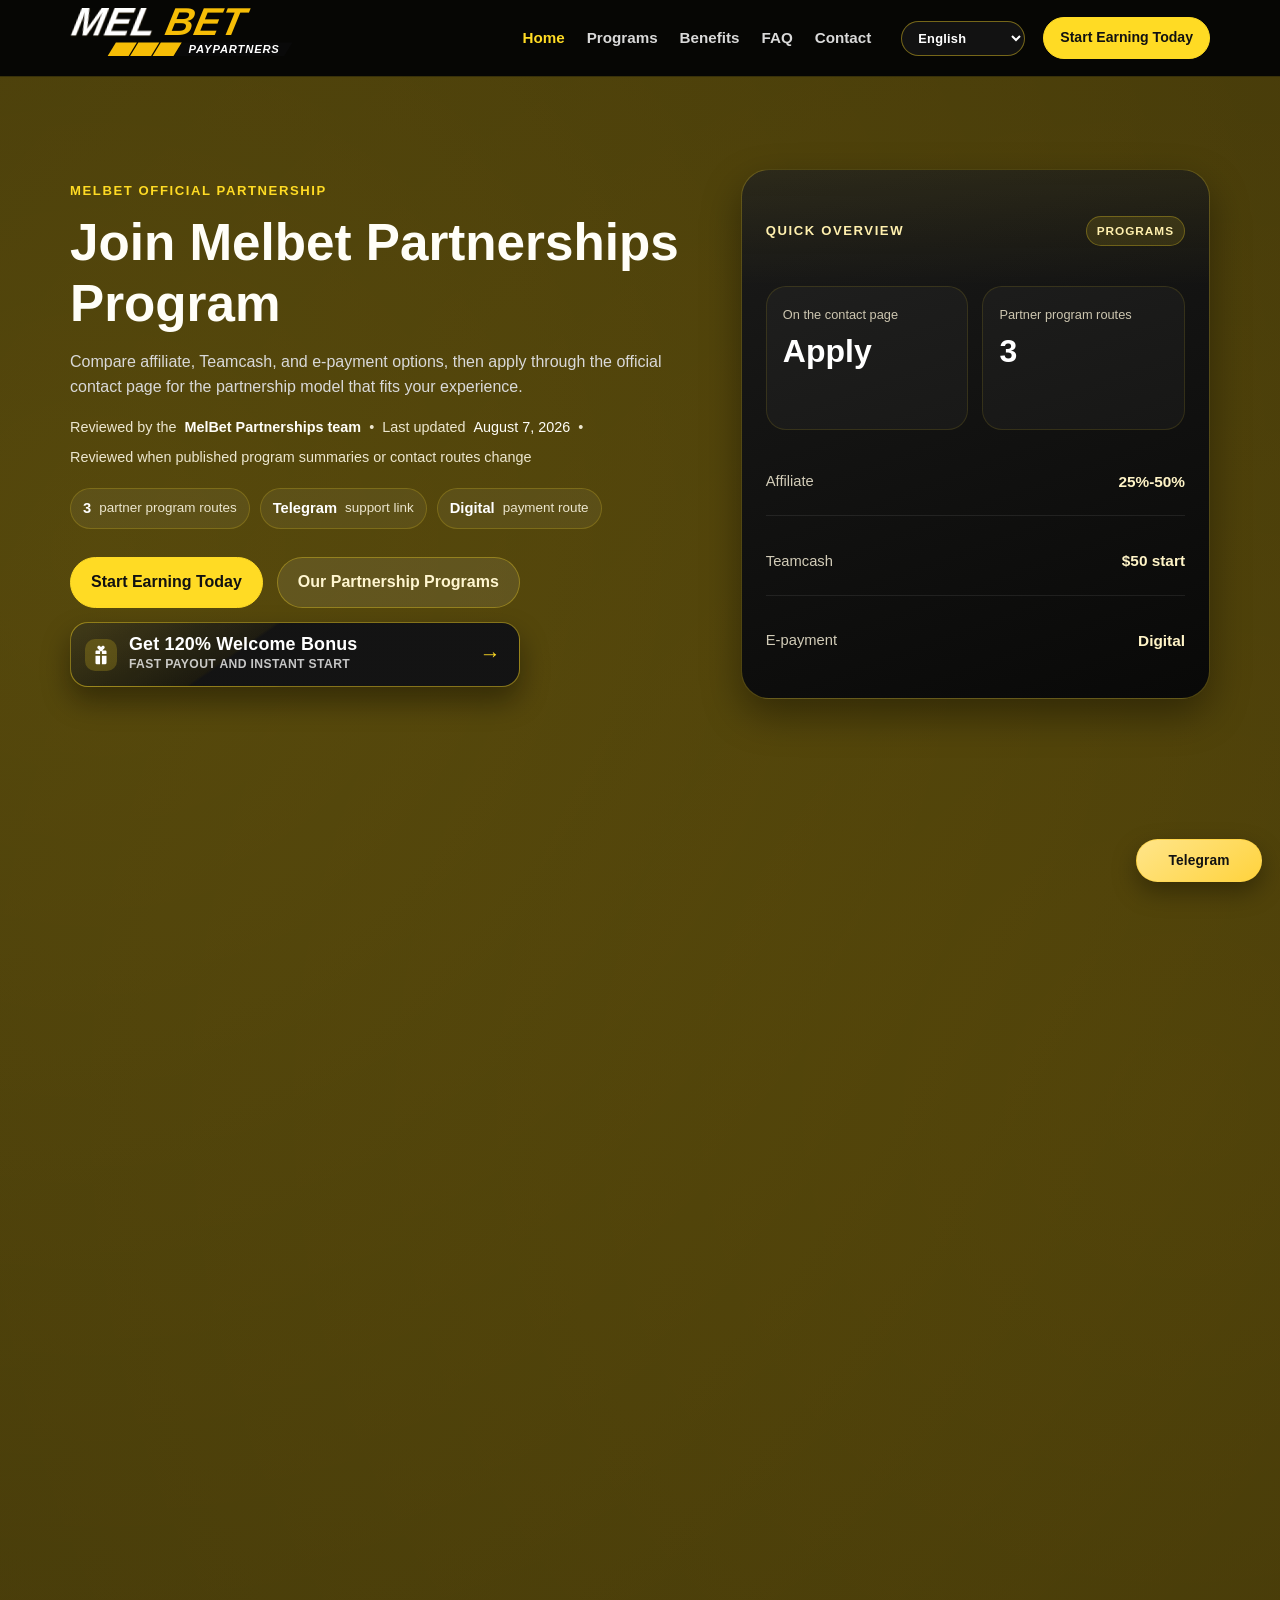
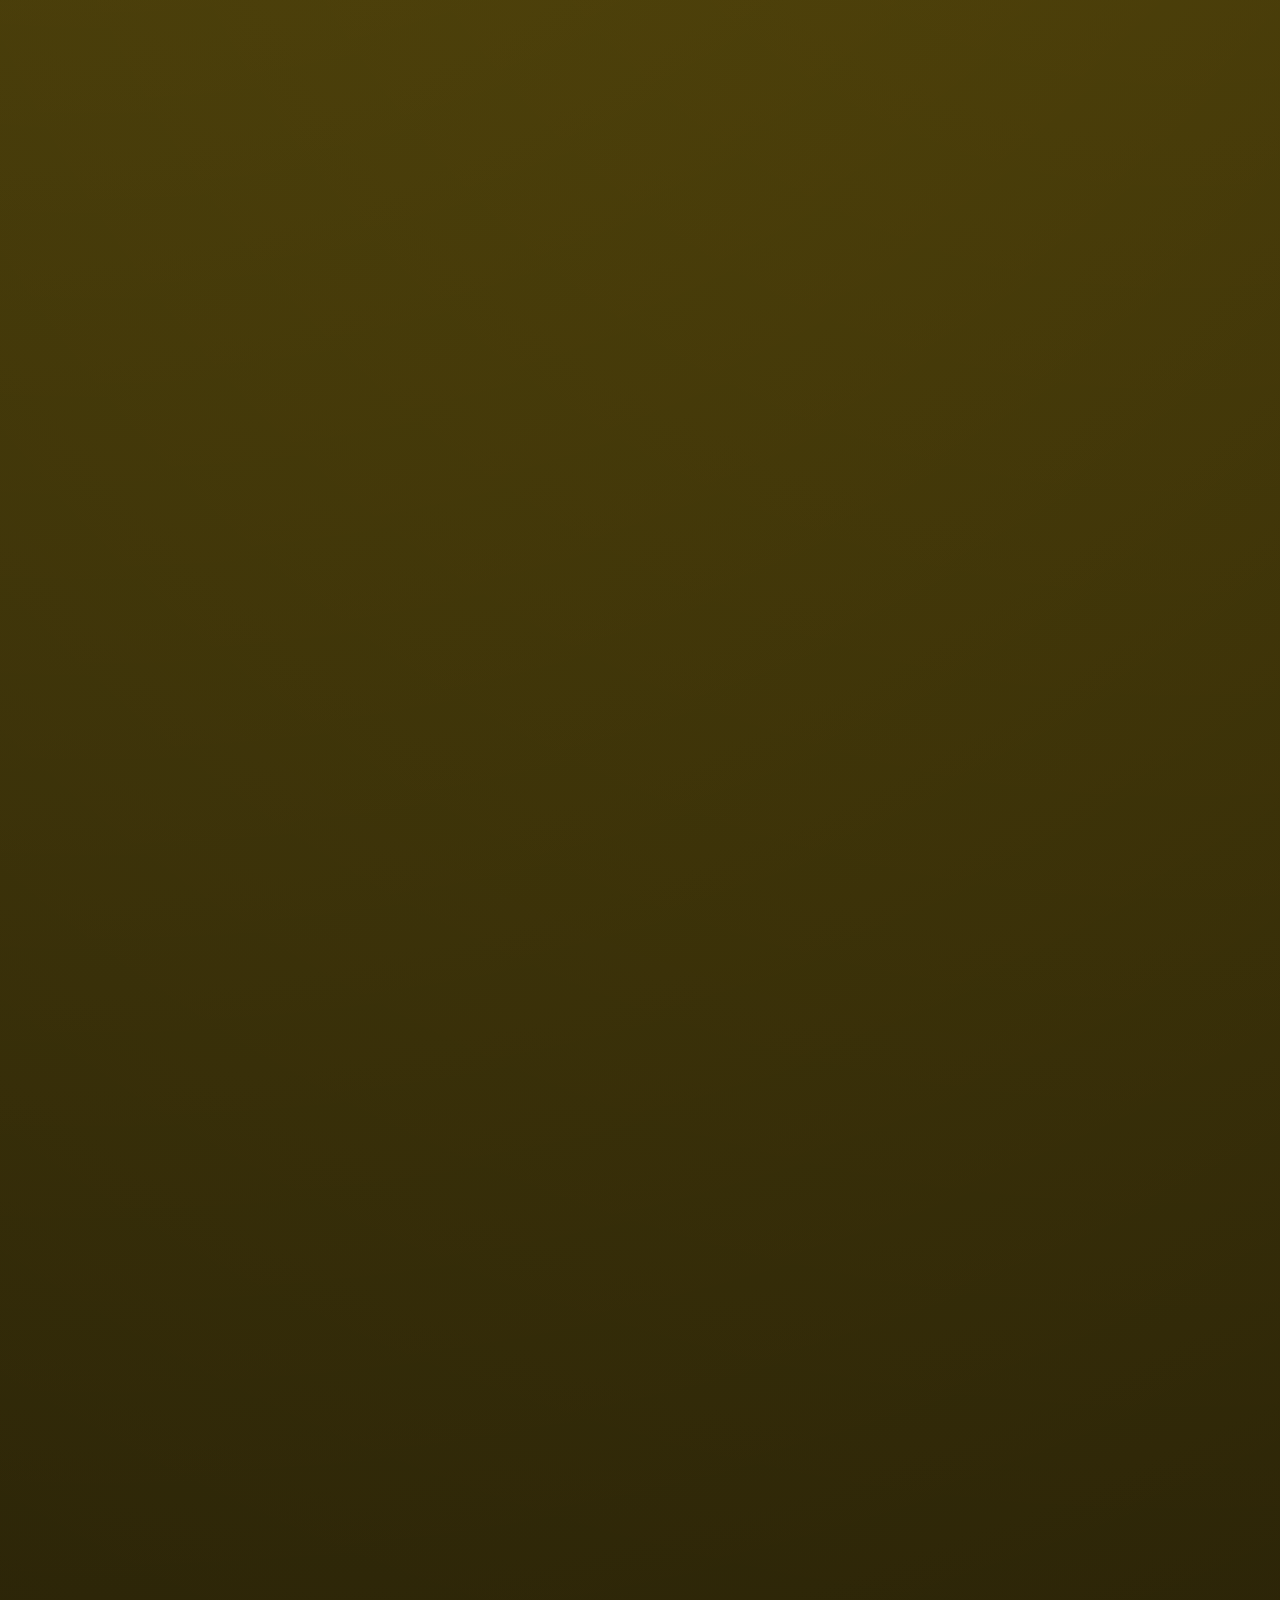
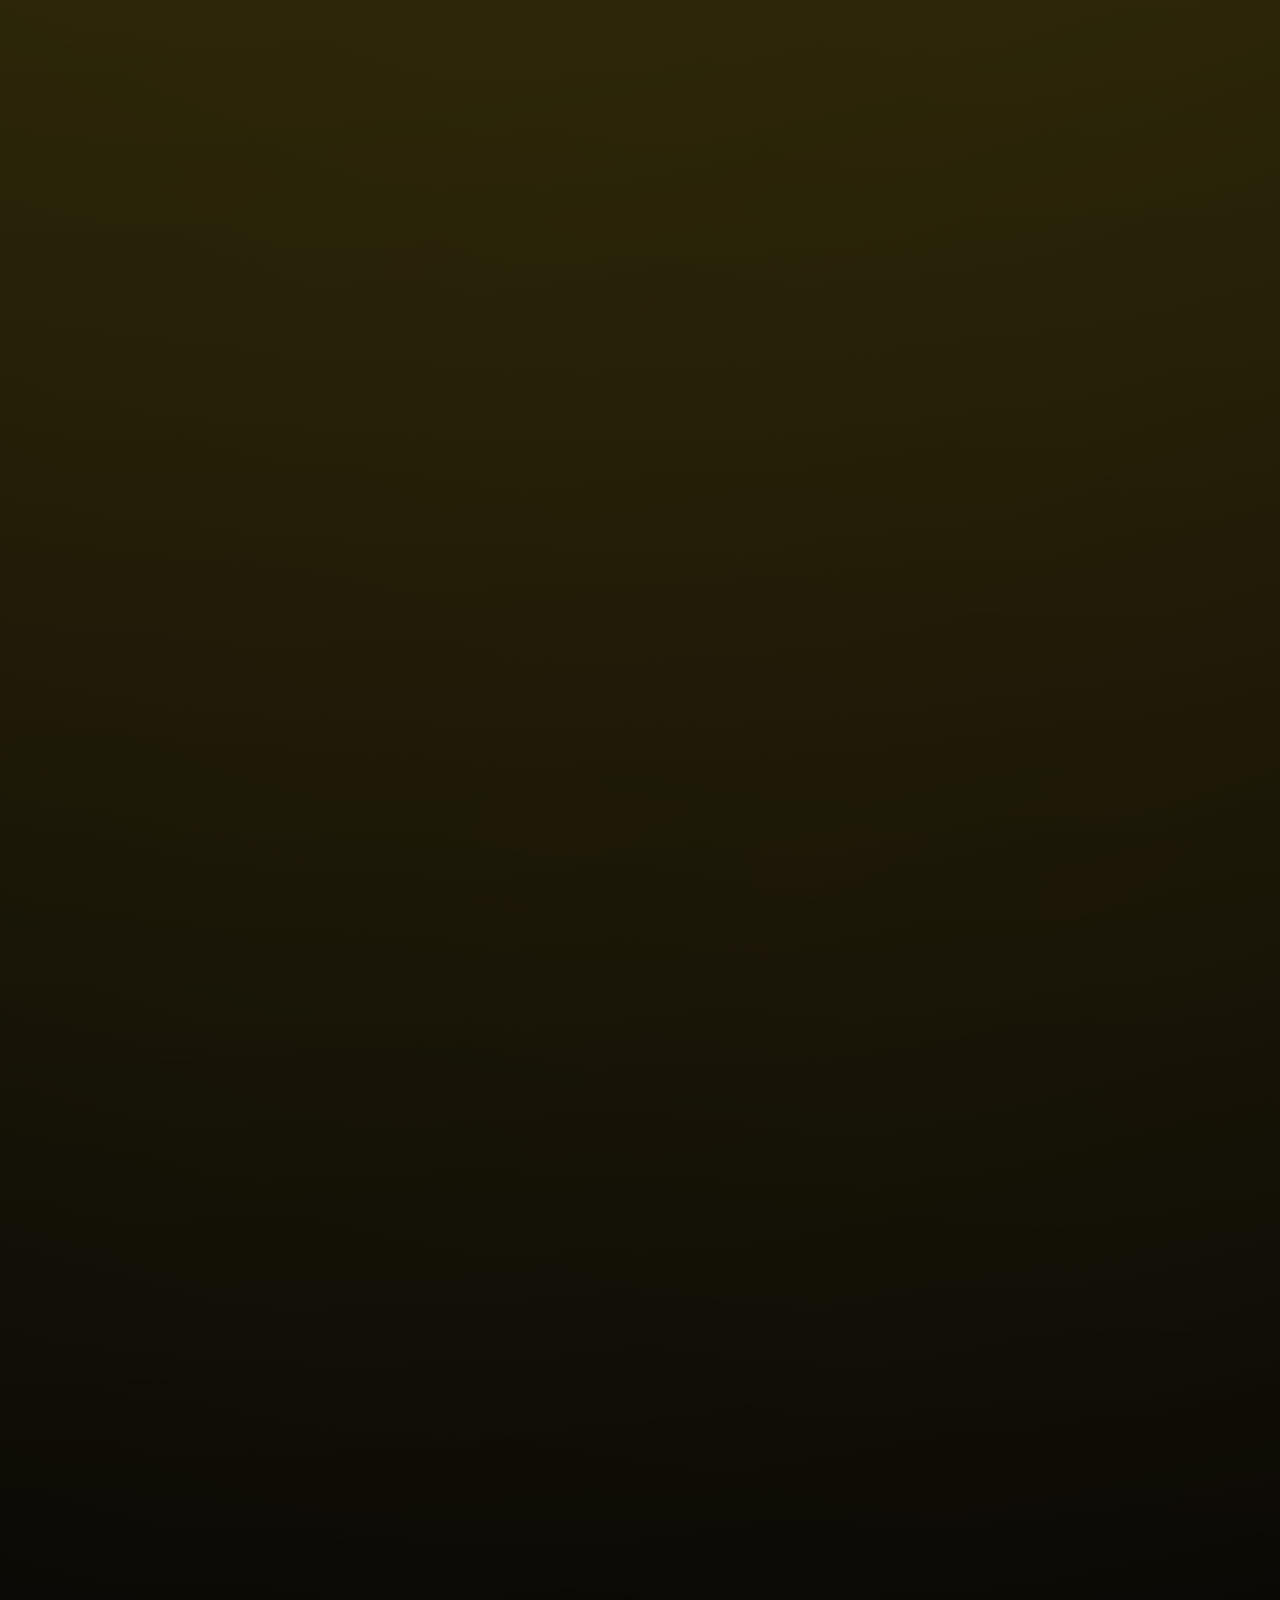
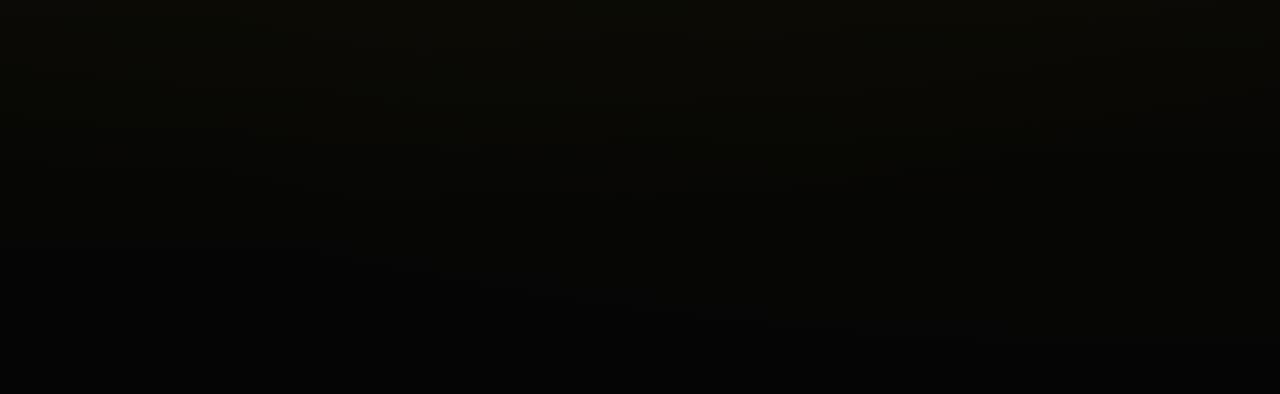
<file: index.html>
<!doctype html>
<html lang="en">
  <head>
    <meta charset="UTF-8" />
    <meta name="viewport" content="width=device-width, initial-scale=1.0" />
    <title>MelBet Partner Programs | Affiliate, Teamcash &amp; E-Payment</title>
    <meta
      name="description"
      content="Explore MelBet partner programs for affiliates, Teamcash agents, and e-payment partners. Compare the options and apply through the official contact page."
    />
    <meta name="author" content="MelBet Partnerships team" />
    <meta name="robots" content="index, follow, max-image-preview:large" />
    <link rel="canonical" href="https://paypartnersmelbet.com/" />
    <meta property="og:type" content="website" />
    <meta property="og:site_name" content="MelBet Partnerships" />
    <meta property="og:title" content="MelBet Partner Programs | Affiliate, Teamcash &amp; E-Payment" />
    <meta
      property="og:description"
      content="Explore MelBet partner programs for affiliates, Teamcash agents, and e-payment partners. Compare the options and apply through the official contact page."
    />
    <meta property="og:url" content="https://paypartnersmelbet.com/" />
    <meta property="og:image" content="https://paypartnersmelbet.com/icon-512.png" />
    <meta property="og:image:alt" content="MelBet Partnerships" />
    <meta name="twitter:card" content="summary_large_image" />
    <meta name="twitter:title" content="MelBet Partner Programs | Affiliate, Teamcash &amp; E-Payment" />
    <meta
      name="twitter:description"
      content="Explore MelBet partner programs for affiliates, Teamcash agents, and e-payment partners. Compare the options and apply through the official contact page."
    />
    <meta name="twitter:image" content="https://paypartnersmelbet.com/icon-512.png" />
    <meta name="twitter:image:alt" content="MelBet Partnerships" />
    <script type="application/ld+json">
      {
        "@context": "https://schema.org",
        "@type": "Organization",
        "name": "MelBet Partnerships",
        "url": "https://paypartnersmelbet.com/",
        "logo": "https://paypartnersmelbet.com/icon-512.png",
        "contactPoint": [
          {
            "@type": "ContactPoint",
            "contactType": "customer support",
            "url": "https://paypartnersmelbet.com/contact"
          }
        ]
      }
    </script>
    <script type="application/ld+json">
      {
        "@context": "https://schema.org",
        "@type": "WebSite",
        "name": "MelBet Partnerships",
        "url": "https://paypartnersmelbet.com/"
      }
    </script>
    <script type="application/ld+json">
      {
        "@context": "https://schema.org",
        "@type": "WebPage",
        "name": "MelBet Partner Programs",
        "url": "https://paypartnersmelbet.com/",
        "description": "Explore MelBet partner programs for affiliates, Teamcash agents, and e-payment partners. Compare the options and apply through the official contact page.",
        "author": {
          "@type": "Organization",
          "name": "MelBet Partnerships"
        },
        "dateModified": "2026-08-07",
        "isPartOf": {
          "@type": "WebSite",
          "name": "MelBet Partnerships",
          "url": "https://paypartnersmelbet.com/"
        }
      }
    </script>
    <script>
      (function () {
        const langStorageKey = 'melbet_lang';
        const visitorStorageKey = 'melbet_returning_visitor';
        const isoLangMap = {
          eng: 'en',
          arab: 'ar',
          franch: 'fr',
          esp: 'es',
          farsi: 'fa',
          mongol: 'mn',
          somali: 'so',
          portug: 'pt',
          amharic: 'am',
          turk: 'tr',
          russian: 'ru'
        };

        let rawLanguage = 'eng';
        let userType = 'new_visitor';
        try {
          rawLanguage = localStorage.getItem(langStorageKey) || 'eng';
          userType = localStorage.getItem(visitorStorageKey) ? 'returning_visitor' : 'new_visitor';
          localStorage.setItem(visitorStorageKey, '1');
        } catch (_) {}
        const contentLanguage = isoLangMap[rawLanguage] || 'en';
        const targetCountry = rawLanguage === 'mongol' ? 'mongolia' : 'unknow';
        window.__melbetTrackingContext = {
          rawLanguage,
          contentLanguage,
          targetCountry,
          pageType: 'landing_page',
          userType
        };
        window.dataLayer = window.dataLayer || [];
        window.dataLayer.push({
          content_language: contentLanguage,
          target_country: targetCountry,
          page_type: 'landing_page',
          user_type: userType
        });
      })();
    </script>
    <script>
      window.dataLayer = window.dataLayer || [];
      function gtag(){dataLayer.push(arguments);}
      gtag('js', new Date());
      (function () {
        const loadAnalytics = () => {
          if (window.__melbetAnalyticsLoaded) return;
          window.__melbetAnalyticsLoaded = true;
          const script = document.createElement('script');
          script.async = true;
          // G-9EQ8GXE5MW is a connected GA4 destination; load its primary Google tag.
          script.src = 'https://www.googletagmanager.com/gtag/js?id=G-74E6Q81VMT';
          document.head.appendChild(script);
          gtag('config', 'G-9EQ8GXE5MW');
        };

        if ('requestIdleCallback' in window) {
          requestIdleCallback(loadAnalytics, { timeout: 2500 });
        } else {
          window.addEventListener('load', () => {
            window.setTimeout(loadAnalytics, 1200);
          }, { once: true });
        }
      })();
    </script>
    <link rel="stylesheet" href="./css/styles.css?v=23" />
      <link rel="icon" href="/favicon.ico" sizes="any" />
    <link rel="icon" href="/favicon.svg" type="image/svg+xml" />
    <link rel="icon" href="/favicon-48.png" type="image/png" sizes="48x48" />
    <link rel="apple-touch-icon" href="/apple-touch-icon.png" sizes="180x180" />
    <link rel="manifest" href="/site.webmanifest" />
    <meta name="theme-color" content="#ffc400" />
  </head>
  <body>
    <div class="page-ambient" aria-hidden="true">
      <span class="page-ambient-orb page-ambient-orb-a"></span>
      <span class="page-ambient-orb page-ambient-orb-b"></span>
      <span class="page-ambient-orb page-ambient-orb-c"></span>
      <span class="page-ambient-grid"></span>
      <span class="page-ambient-line page-ambient-line-a"></span>
      <span class="page-ambient-line page-ambient-line-b"></span>
      <span class="page-ambient-line page-ambient-line-c"></span>
      <span class="page-ambient-line page-ambient-line-d"></span>
    </div>
    <header class="site-header" id="home">
      <div class="container header-inner">
        <a class="logo" href="#home" aria-label="MelBet home">
          <img
            src="./assets/logo-partnerships.svg?v=4"
            alt="MelBet Partnerships"
            width="620"
            height="182"
            loading="eager"
            fetchpriority="high"
            decoding="async"
          />
        </a>

        <button class="menu-toggle" type="button" aria-label="Toggle menu" aria-expanded="false">
          <span></span><span></span><span></span>
        </button>

        <nav class="site-nav" aria-label="Main navigation">
          <a href="#home">Home</a>
          <a href="#programs">Programs</a>
          <a href="#benefits">Benefits</a>
          <a href="#faq">FAQ</a>
          <a href="./contact">Contact</a>
        </nav>

        <div class="lang-switcher">
          <label class="sr-only" for="lang-select">Language</label>
          <select id="lang-select" aria-label="Language selector">
            <option value="eng">English</option>
            <option value="arab">العربية</option>
            <option value="franch">Français</option>
            <option value="esp">Español</option>
            <option value="farsi">فارسی</option>
            <option value="mongol">Монгол хэл</option>
            <option value="somali">Af-Soomaali</option>
            <option value="portug">Português</option>
            <option value="amharic">አማርኛ</option>
            <option value="turk">Türkçe</option>
            <option value="russian">Русский</option>
          </select>
        </div>

        <a class="btn btn-small" href="./contact" data-track-cta data-partner-program="general" data-cta-location="navbar">Start Earning Today</a>
      </div>
    </header>

    <main>
      <section class="hero reveal hero--lcp">
        <div class="container hero-grid">
          <div class="hero-copy-block">
            <p class="kicker">MelBet Official Partnership</p>
            <h1>Join Melbet Partnerships Program</h1>
            <p class="hero-copy">
              Compare affiliate, Teamcash, and e-payment options, then apply through the official
              contact page for the partnership model that fits your experience.
            </p>
            <p class="page-meta">
              Reviewed by the <strong>MelBet Partnerships team</strong>
              <span aria-hidden="true">&bull;</span>
              Last updated <time datetime="2026-08-07">August 7, 2026</time>
              <span aria-hidden="true">&bull;</span>
              Reviewed when published program summaries or contact routes change
            </p>
            <div class="hero-inline-stats" aria-label="Partnership highlights">
              <span><strong>3</strong> partner program routes</span>
              <span><strong>Telegram</strong> support link</span>
              <span><strong>Digital</strong> payment route</span>
            </div>
            <div class="hero-cta-stack">
              <div class="hero-actions">
                <a class="btn" href="./contact" data-track-cta data-partner-program="general" data-cta-location="hero">Start Earning Today</a>
                <a class="btn btn-ghost" href="#programs" data-track-cta data-partner-program="general" data-cta-location="hero">Our Partnership Programs</a>
              </div>
              <a class="hero-offer" href="https://melbet.org/ru?tag=d_4678585m_2170c_MBVIP2026" aria-label="Get 120 percent deposit bonus" target="_blank" rel="sponsored noopener noreferrer" data-track-outbound-bonus>
                <span class="hero-offer-icon" aria-hidden="true">
                  <svg viewBox="0 0 24 24" role="presentation">
                    <path
                      d="M11 2.4c-.7-.7-1.8-.7-2.5 0-.7.7-.7 1.8 0 2.5L10.6 7H7.2c-.7 0-1.2.5-1.2 1.2v2.6h5V7.9h2v2.9h5V8.2c0-.7-.5-1.2-1.2-1.2h-3.4l2.1-2.1c.7-.7.7-1.8 0-2.5-.7-.7-1.8-.7-2.5 0L12 3.4l-1-1zM6 12.8h5V22H7.2c-.7 0-1.2-.5-1.2-1.2v-8zM13 12.8h5v8c0 .7-.5 1.2-1.2 1.2H13v-9.2z"
                    />
                  </svg>
                </span>
                <span class="hero-offer-content">
                  <strong>Get 120% Welcome Bonus</strong>
                  <small>Fast payout and instant start</small>
                </span>
                <span class="hero-offer-arrow" aria-hidden="true">→</span>
              </a>
            </div>
          </div>
          <div class="hero-card hero-dashboard">
            <div class="hero-dashboard-top">
              <p class="hero-card-title">Quick Overview</p>
              <span class="hero-dashboard-badge">Programs</span>
            </div>
            <div class="hero-metric-grid">
              <div class="hero-metric">
                <span class="hero-metric-label">On the contact page</span>
                <strong>Apply</strong>
              </div>
              <div class="hero-metric">
                <span class="hero-metric-label">Partner program routes</span>
                <strong>3</strong>
              </div>
            </div>
            <div class="hero-program-strip" aria-label="Program overview">
              <div class="hero-program-item">
                <span class="hero-program-name">Affiliate</span>
                <strong>25%-50%</strong>
              </div>
              <div class="hero-program-item">
                <span class="hero-program-name">Teamcash</span>
                <strong>$50 start</strong>
              </div>
              <div class="hero-program-item">
                <span class="hero-program-name">E-payment</span>
                <strong>Digital</strong>
              </div>
            </div>
          </div>
        </div>
      </section>

      <section class="section section-answer reveal" aria-labelledby="overview-title">
        <div class="container">
          <div class="answer-card">
            <p class="section-kicker">Overview</p>
            <h2 id="overview-title">What are MelBet partner programs?</h2>
            <p>
              MelBet partner programs on this site describe three ways to work with the MelBet
              Partnerships team. The affiliate program is for partners who promote MelBet and earn
              commission from referred player activity, including the commission ranges and CPA
              bonus summarized on this page. The Teamcash program is presented as a local cash
              deposit and withdrawal role for agents working in their country through the company
              app, with an entry cost noted on the page. The e-payment program is the digital
              route for partners handling transfers and payment operations. Each route has
              different working terms, so this homepage is meant to help you compare the three
              models before you apply. If you want current regional requirements, payout details,
              or onboarding instructions, use the <a href="./contact">official contact page</a> to
              send your country, experience, and preferred program for review.
            </p>
            <p class="answer-note">
              This page is maintained by the MelBet Partnerships team as an overview of the
              available partnership paths. The team reviews this summary when published program
              details, contact routes, or application fields change. Current onboarding details and
              regional working terms are confirmed during application review.
            </p>
          </div>
        </div>
      </section>

      <section class="section reveal" id="programs">
        <div class="container">
          <div class="section-heading">
            <div>
              <p class="section-kicker">Programs</p>
              <h2>Our Partnership Programs</h2>
            </div>
            <p class="hero-copy">
              Compare the three partnership models below and choose the one that matches how you
              want to work with MelBet.
            </p>
          </div>
          <div class="cards cards-3">
            <article class="card card-program">
              <div class="program-media program-media-graph is-animating" aria-hidden="true">
                <div class="graph-top">
                  <span class="graph-dollar">$</span>
                  <strong class="graph-value" data-start="25000" data-target="50000">$25,000</strong>
                  <span class="graph-percent" data-start="25" data-target="50">25%</span>
                </div>
                <svg class="graph-svg" viewBox="0 0 240 86" role="presentation">
                  <path
                    class="graph-area"
                    d="M10 76 L58 62 L96 66 L140 44 L176 50 L230 18 L230 86 L10 86 Z"
                  />
                  <polyline
                    class="graph-line"
                    points="10,76 58,62 96,66 140,44 176,50 230,18"
                  />
                  <circle class="graph-dot" cx="230" cy="18" r="4" />
                </svg>
              </div>
              <h3>Affiliate Partner Program</h3>
              <p>
                Maximize your earnings with our multi-tiered revenue model designed to reward
                performance and growth.
              </p>
              <ul>
                <li>25% to 50% commission on player revenue through your promo code</li>
                <li>Potential for increased commission rates based on performance</li>
                <li>Opportunity to become a Master Account with 3% additional commission</li>
                <li>Demo accounts available for marketing purposes ($2,000-$10,000)</li>
                <li>CPA Program: $10 direct bonus for each qualifying player</li>
              </ul>
              <a class="program-cta-link" href="./contact" data-track-cta data-partner-program="affiliate" data-cta-location="programs_section">Join Affiliate Program</a>
            </article>
            <article class="card card-program card-program-shift">
              <div class="program-media program-media-flow is-animating" aria-hidden="true">
                <svg class="flow-diagram" viewBox="0 0 420 204" role="presentation" aria-hidden="true">
                  <defs>
                    <marker id="flowArrowGold" markerWidth="8" markerHeight="8" refX="7" refY="4" orient="auto">
                      <polygon points="0,0 8,4 0,8" fill="#ffd33d"></polygon>
                    </marker>
                  </defs>

                  <circle cx="64" cy="56" r="42" class="flow-node-shape"></circle>
                  <circle cx="210" cy="56" r="48" class="flow-node-shape flow-node-shape-center"></circle>
                  <circle cx="356" cy="56" r="42" class="flow-node-shape"></circle>
                  <circle cx="210" cy="164" r="34" class="flow-node-shape flow-node-shape-agent"></circle>

                  <text id="flow-node-left-text-1" x="64" y="50" class="flow-node-text">Melbet</text>
                  <text id="flow-node-left-text-2" x="64" y="66" class="flow-node-text">Account</text>
                  <text id="flow-node-center-text-1" x="210" y="50" class="flow-node-text flow-node-text-center">TeamCash</text>
                  <text id="flow-node-center-text-2" x="210" y="67" class="flow-node-text flow-node-text-center">App</text>
                  <text id="flow-node-right-text" x="356" y="60" class="flow-node-text">Player</text>
                  <text id="flow-node-agent-text" x="210" y="168" class="flow-node-text">Agent</text>

                  <line x1="160" y1="40" x2="112" y2="40" class="flow-line flow-line-forward" marker-end="url(#flowArrowGold)"></line>
                  <text id="flow-label-left-top-text" x="136" y="31" class="flow-line-label">Deposits</text>

                  <line x1="112" y1="72" x2="160" y2="72" class="flow-line flow-line-forward" marker-end="url(#flowArrowGold)"></line>
                  <text id="flow-label-left-bottom-text" x="136" y="87" class="flow-line-label">Withdrawals</text>

                  <line x1="260" y1="40" x2="308" y2="40" class="flow-line flow-line-forward" marker-end="url(#flowArrowGold)"></line>
                  <text id="flow-label-right-top-text" x="284" y="31" class="flow-line-label">Withdrawal</text>

                  <line x1="308" y1="72" x2="260" y2="72" class="flow-line flow-line-forward" marker-end="url(#flowArrowGold)"></line>
                  <text id="flow-label-right-bottom-text" x="284" y="87" class="flow-line-label">Deposits</text>

                  <line x1="188" y1="102" x2="188" y2="150" class="flow-line flow-line-forward" marker-end="url(#flowArrowGold)"></line>
                  <text id="flow-label-down-left-text" x="158" y="128" class="flow-line-label flow-line-label-bottom flow-line-label-bottom-left">Commission %</text>

                  <line x1="232" y1="150" x2="232" y2="102" class="flow-line flow-line-forward" marker-end="url(#flowArrowGold)"></line>
                  <text id="flow-label-up-right-text" x="262" y="136" class="flow-line-label flow-line-label-bottom flow-line-label-bottom-right">Prepayment</text>
                </svg>
              </div>
              <h3>Teamcash program</h3>
              <p>
                Become a financial solution provider in your country and earn commissions on cash
                transactions.
              </p>
              <ul>
                <li>Provide deposit and withdrawal services to players in your region</li>
                <li>Work directly with our company app</li>
                <li>Low startup investment of $50 USD</li>
                <li>Must be 18+ years old</li>
                <li>Be the trusted local payment solution for our platform</li>
              </ul>
              <a class="program-cta-link" href="./contact" data-track-cta data-partner-program="teamcash" data-cta-location="programs_section">Join Teamcash program</a>
            </article>
            <article class="card card-program">
              <div class="program-media program-media-epay is-animating" aria-hidden="true">
                <div class="epay-canvas">
                  <div class="epay-phone"></div>
                  <div class="epay-send-btn">Send payment</div>
                  <div class="epay-arrow"></div>
                  <div class="epay-coin epay-coin-1">$</div>
                  <div class="epay-coin epay-coin-2">$</div>
                  <div class="epay-success">✓ Payment successful</div>
                </div>
              </div>
              <h3>E-payment Agent Program</h3>
              <p>
                Leverage digital payment solutions to serve players and earn competitive
                commissions.
              </p>
              <ul>
                <li>Process digital payments and transfers for players</li>
                <li>Work with various e-payment platforms and methods</li>
                <li>Competitive commission structure on all transactions</li>
                <li>Access to dedicated support team for technical issues</li>
                <li>Real-time reporting and analytics dashboard</li>
              </ul>
              <a class="program-cta-link" href="./contact" data-track-cta data-partner-program="epayment" data-cta-location="programs_section">Join E-payment Program</a>
            </article>
          </div>
        </div>
      </section>

      <section class="section reveal" aria-labelledby="choose-program-title">
        <div class="container">
          <div class="section-heading">
            <div>
              <p class="section-kicker">Compare</p>
              <h2 id="choose-program-title">How to choose the right MelBet partner program</h2>
            </div>
            <p class="hero-copy">
              Use the summaries below to match your experience to the route described on this site
              before you open the application form.
            </p>
          </div>
          <div class="cards cards-3 compare-grid">
            <article class="card compare-card">
              <p class="compare-label">Affiliate</p>
              <h3>For partners focused on player acquisition</h3>
              <ul>
                <li>Promote MelBet and earn 25% to 50% commission on referred player revenue.</li>
                <li>This page also lists a $10 CPA bonus and a possible 3% master-account uplift.</li>
                <li>Use the contact form to share your traffic source and preferred GEOs.</li>
              </ul>
            </article>
            <article class="card compare-card">
              <p class="compare-label">Teamcash</p>
              <h3>For partners handling local cash support</h3>
              <ul>
                <li>Provide deposit and withdrawal support to players in your region.</li>
                <li>The program card says agents work through the company app and must be 18+.</li>
                <li>The published startup cost on this page is $50 USD.</li>
              </ul>
            </article>
            <article class="card compare-card">
              <p class="compare-label">E-payment</p>
              <h3>For partners working with digital transfers</h3>
              <ul>
                <li>Process e-payment operations and digital transfers for players.</li>
                <li>The overview highlights technical support and real-time reporting access.</li>
                <li>Use the application form to confirm supported payment methods for your country.</li>
              </ul>
            </article>
          </div>
        </div>
      </section>

      <section class="section section-soft reveal" id="benefits">
        <div class="container">
          <div class="section-heading">
            <div>
              <p class="section-kicker">Benefits</p>
              <h2>Why Partner With Us?</h2>
            </div>
            <p class="hero-copy">We provide everything you need to succeed in your partnership journey.</p>
          </div>
          <div class="cards cards-2">
            <article class="card benefit-card">
              <div class="benefit-head">
                <div class="benefit-icon icon-money" aria-hidden="true">
                  <span class="coin coin-1"></span>
                  <span class="coin coin-2"></span>
                  <span class="coin coin-3"></span>
                  <span class="money-plus">+</span>
                </div>
                <h3>Proven Revenue Model</h3>
              </div>
              <p>
                Our partnership programs are designed with your success in mind, offering multiple
                revenue streams.
              </p>
            </article>
            <article class="card benefit-card">
              <div class="benefit-head">
                <div class="benefit-icon icon-support" aria-hidden="true">
                  <span class="chat-bubble"></span>
                  <span class="typing-dot dot-1"></span>
                  <span class="typing-dot dot-2"></span>
                  <span class="typing-dot dot-3"></span>
                  <span class="support-check">✓</span>
                </div>
                <h3>Dedicated Support</h3>
              </div>
              <p>
                Get access to our dedicated partner support team to help you maximize your
                earnings.
              </p>
            </article>
            <article class="card benefit-card">
              <div class="benefit-head">
                <div class="benefit-icon icon-marketing" aria-hidden="true">
                  <span class="mk-banner"></span>
                  <span class="mk-piece mk-piece-title"></span>
                  <span class="mk-piece mk-piece-media"></span>
                  <span class="mk-piece mk-piece-cta"></span>
                </div>
                <h3>Marketing Tools</h3>
              </div>
              <p>
                Access a wide range of marketing materials and tools to help promote our platform.
              </p>
            </article>
            <article class="card benefit-card">
              <div class="benefit-head">
                <div class="benefit-icon icon-global" aria-hidden="true">
                  <span class="globe-core"></span>
                  <span class="globe-dot globe-dot-1"></span>
                  <span class="globe-dot globe-dot-2"></span>
                  <span class="globe-dot globe-dot-3"></span>
                  <span class="globe-link globe-link-1"></span>
                  <span class="globe-link globe-link-2"></span>
                </div>
                <h3>Global Reach</h3>
              </div>
              <p>Tap into our international user base and expand your business globally.</p>
            </article>
          </div>
        </div>
      </section>

      <section class="section reveal" id="faq">
        <div class="container">
          <div class="section-heading">
            <div>
              <p class="section-kicker">FAQ</p>
              <h2>Frequently Asked Questions</h2>
            </div>
            <p class="hero-copy">
              Have a question? We might have already answered it. Browse the frequently asked
              questions below.
            </p>
          </div>
          <div class="faq-list">
            <details>
              <summary>What is Melbet?</summary>
              <p>
                On this site, MelBet is presented through partnership programs for affiliates,
                Teamcash agents, and e-payment partners. The homepage is an overview page, and the
                contact form is the next step if you need current operational details.
              </p>
            </details>
            <details>
              <summary>What are the age requirements to join?</summary>
              <p>
                You must be 18 years or older to participate in any of MelBet&apos;s partnership
                programs. Additional requirements may vary depending on the country and specific
                program.
              </p>
            </details>
            <details>
              <summary>How does the Affiliate Program work?</summary>
              <p>
                The Affiliate Program is presented as a way to earn commissions by bringing new
                players to the MelBet platform. The overview published here lists 25% to 50%
                commission on player revenue through your promo code, plus an additional 3% for a
                master account model.
              </p>
            </details>
            <details>
              <summary>What is the Teamcash?</summary>
              <p>
                Teamcash is presented as a local cash deposit and withdrawal service for players in
                your region. The page describes it as agent work handled through the company app.
              </p>
            </details>
            <details>
              <summary>What is the E-Payment Program?</summary>
              <p>
                The E-Payment Program is presented for partners who handle digital payments and
                transfers for players. The overview says the role works with e-payment methods and
                includes access to technical support.
              </p>
            </details>
            <details>
              <summary>What is the Teamcash Program?</summary>
              <p>
                The Teamcash Program is described as a payment support role for your area. Agents
                help with local cash deposits and withdrawals and earn commissions on those
                transactions.
              </p>
            </details>
            <details>
              <summary>What is the CPA Program?</summary>
              <p>
                The overview says the CPA program pays a direct $10 bonus for each qualifying
                player you register. It is presented as a separate bonus alongside the standard
                affiliate commission structure.
              </p>
            </details>
            <details>
              <summary>Do you offer demo accounts for marketing?</summary>
              <p>
                This page says demo accounts ranging from $2,000 to $10,000 are available for
                marketing purposes. Use the contact page to confirm availability for your program.
              </p>
            </details>
            <details>
              <summary>What is the startup cost for becoming a Teamcash?</summary>
              <p>
                The Teamcash program card lists a low startup investment of $50 USD. Regional
                working details can be confirmed during the application process.
              </p>
            </details>
            <details>
              <summary>How do I work as a Teamcash agent?</summary>
              <p>
                The site presents Teamcash work through the company app. Agents process deposit and
                withdrawal requests for players in their area and receive commission on completed
                transactions.
              </p>
            </details>
            <details>
              <summary>What is the difference between a Teamcash and an E-Payment Agent?</summary>
              <p>
                Teamcash focuses on local cash deposit and withdrawal support, while the E-Payment
                Agent role focuses on digital transfers and online payment methods.
              </p>
            </details>
            <details>
              <summary>Which e-payment banks can I work with?</summary>
              <p>
                This overview does not publish a list of banks or providers. Use the contact form
                or Telegram link to confirm the supported payment methods for your country.
              </p>
            </details>
            <details>
              <summary>How and when do I receive my commissions?</summary>
              <p>
                The site explains that commissions depend on the partner model you choose, but it
                does not publish a full payout schedule on this page. Confirm payment timing and
                method during onboarding.
              </p>
            </details>
            <details>
              <summary>What withdrawal methods are available?</summary>
              <p>
                Available withdrawal and payment methods vary by program and region. The homepage
                presents Teamcash for local cash support and the e-payment route for digital
                methods.
              </p>
            </details>
            <details>
              <summary>How can I contact the partnerships team?</summary>
              <p>
                You can contact the partnerships team through the official contact page or the
                Telegram link shown on this site.
              </p>
            </details>
            <details>
              <summary>How long does the application approval process take?</summary>
              <p>
                The contact page says requests are reviewed and followed up on, typically within 24
                hours. Timing can vary when additional review is needed.
              </p>
            </details>
          </div>
        </div>
      </section>

      <section class="section section-contact reveal" id="contact">
        <div class="container contact-grid">
          <div>
            <p class="section-kicker">Contact</p>
            <h2>Ready to Start Earning With Melbet?</h2>
            <p>
              Compare the partner models on this page, then use the official application form to
              share your country, experience, and preferred program.
            </p>
            <p class="contact-note">
              This overview is maintained by the MelBet Partnerships team and refreshed when the
              published program summaries or application path change. Current regional working terms
              are confirmed during the application review.
            </p>
          </div>
          <div class="contact-card">
            <a href="https://t.me/team_cash_melbet_bot" target="_blank" rel="noopener noreferrer" data-track-telegram data-cta-location="contact_section">Telegram</a>
            <a class="btn" href="./contact" data-track-cta data-partner-program="general" data-cta-location="contact_section">Apply Now</a>
          </div>
        </div>
      </section>
    </main>

    <aside class="chat-dock" aria-label="Quick chat">
      <a
        class="chat-dock-link chat-dock-link-tg"
        href="https://t.me/team_cash_melbet_bot"
        target="_blank"
        rel="noopener noreferrer"
        data-track-telegram
        data-cta-location="footer"
        aria-label="Open Telegram"
        >Telegram</a
      >
    </aside>

    <script src="./js/i18n-loader.js?v=2"></script>
    <script src="./js/main.js?v=11"></script>
    <script>
      (function () {
        const loadTrackingBundle = () => {
          if (window.__melbetTrackingBundleLoaded) return;
          window.__melbetTrackingBundleLoaded = true;
          const script = document.createElement('script');
          script.src = './js/tracking.js?v=2';
          script.defer = true;
          document.body.appendChild(script);
        };

        if ('requestIdleCallback' in window) {
          requestIdleCallback(loadTrackingBundle, { timeout: 2500 });
        } else {
          window.addEventListener(
            'load',
            () => {
              window.setTimeout(loadTrackingBundle, 900);
            },
            { once: true }
          );
        }
      })();
    </script>
  </body>
</html>
</file>
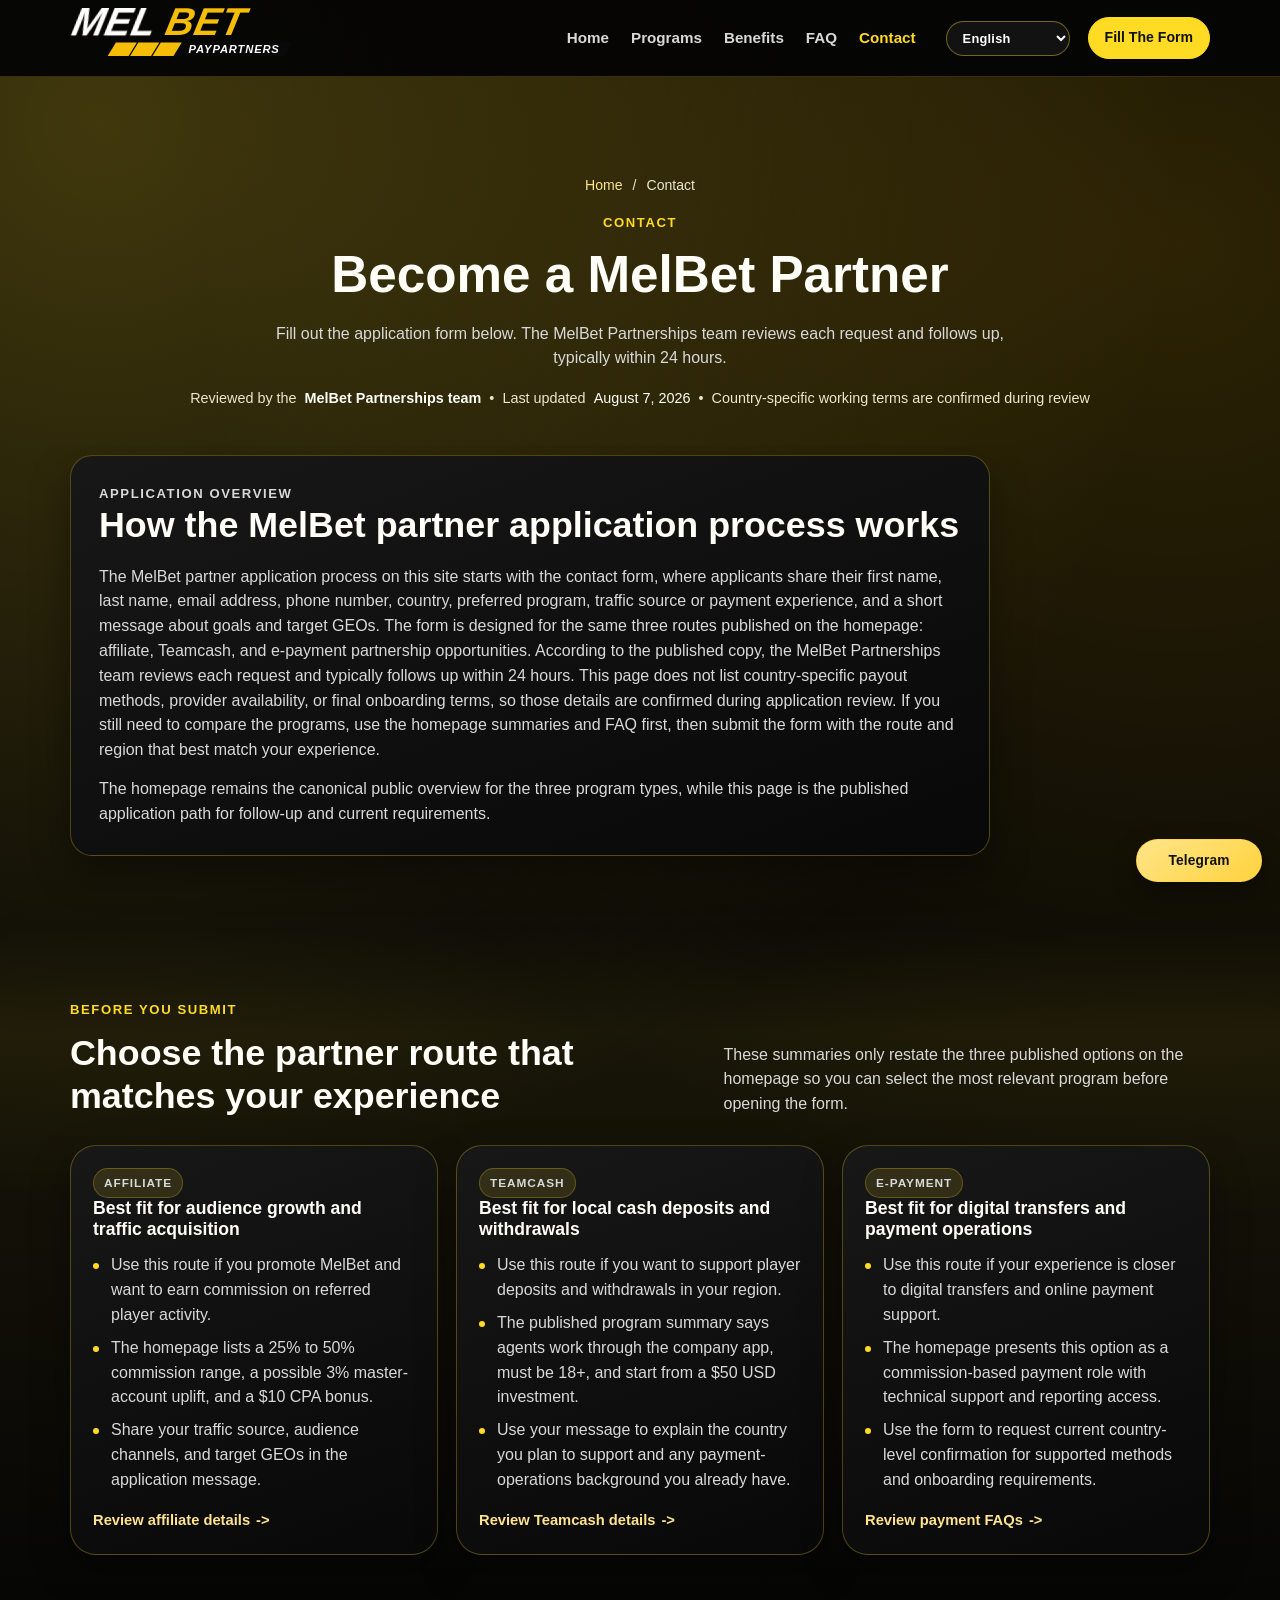
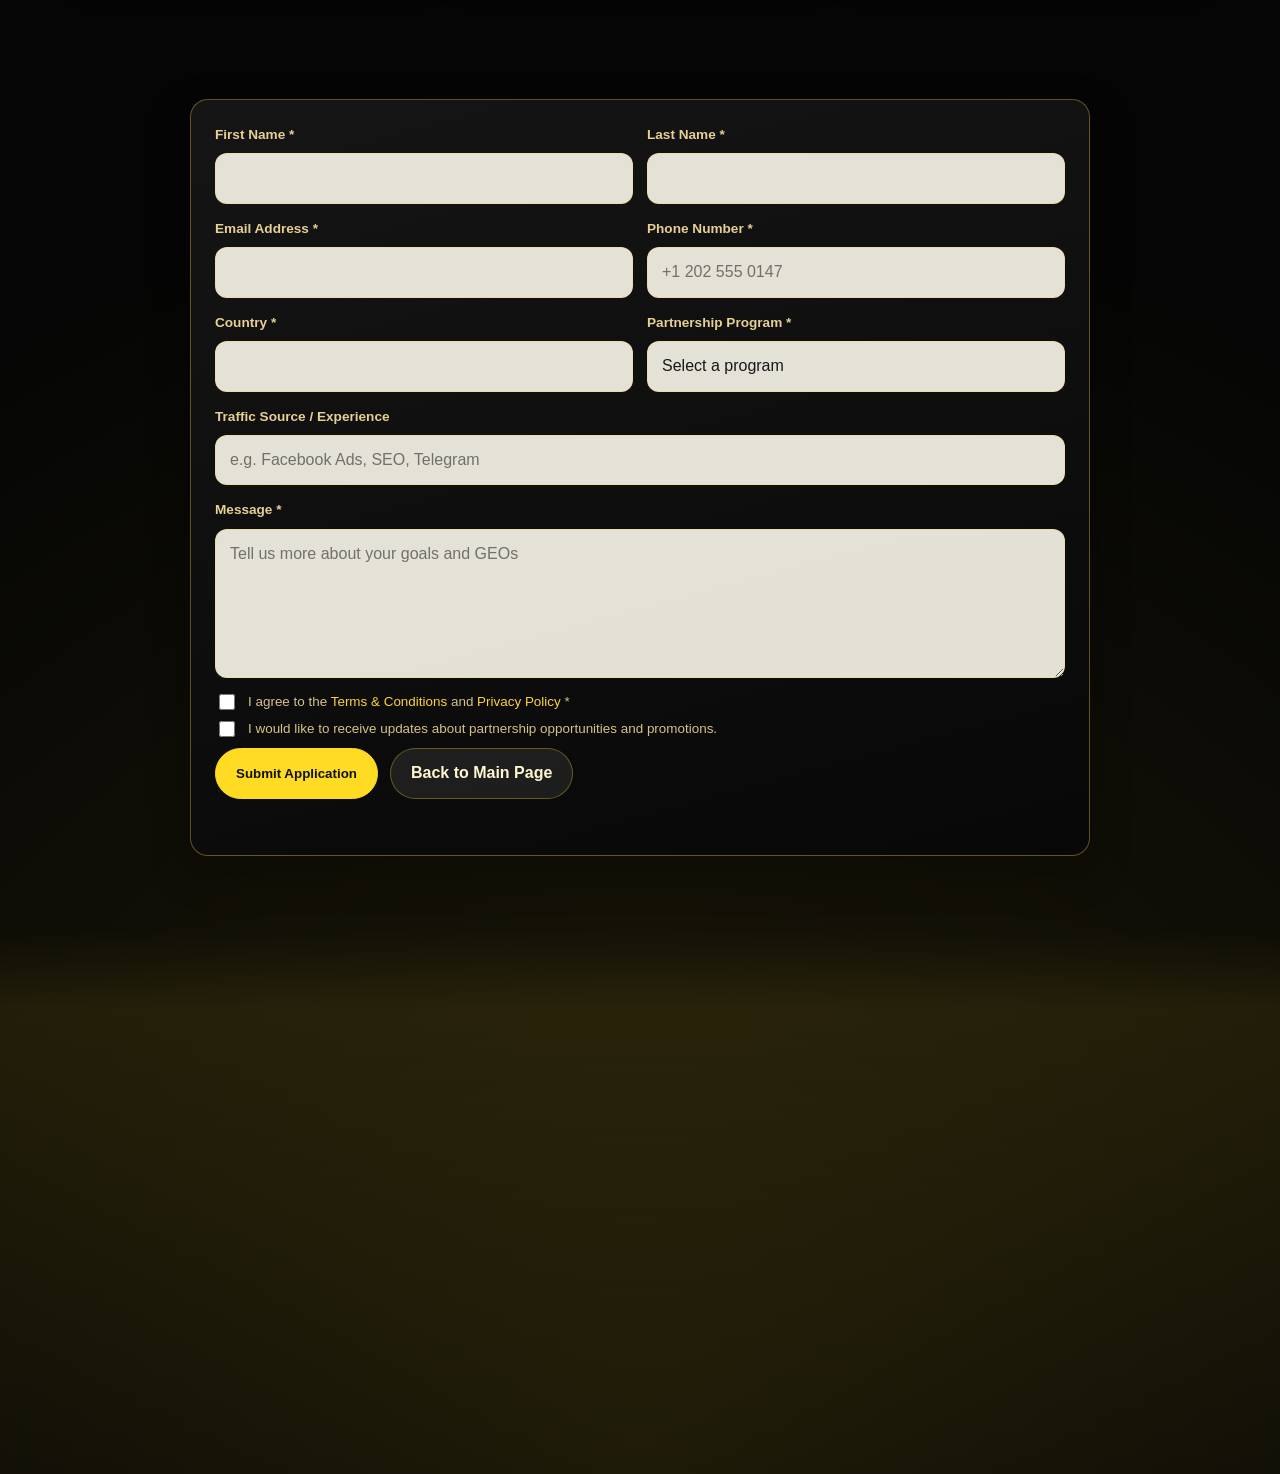
<file: contact/index.html>
<!doctype html>
<html lang="en">
  <head>
    <meta charset="UTF-8" />
    <meta name="viewport" content="width=device-width, initial-scale=1.0" />
    <base href="/" />
    <title>MelBet Partner Application Form | Affiliate, Teamcash &amp; E-Payment</title>
    <meta
      name="description"
      content="Review the published MelBet partner application steps, required fields, and follow-up timeline for affiliate, Teamcash, and e-payment opportunities."
    />
    <meta name="author" content="MelBet Partnerships team" />
    <meta name="robots" content="index, follow, max-image-preview:large" />
    <link rel="canonical" href="https://paypartnersmelbet.com/contact" />
    <meta property="og:type" content="website" />
    <meta property="og:site_name" content="MelBet Partnerships" />
    <meta property="og:title" content="MelBet Partner Application Form | Affiliate, Teamcash &amp; E-Payment" />
    <meta
      property="og:description"
      content="Review the published MelBet partner application steps, required fields, and follow-up timeline for affiliate, Teamcash, and e-payment opportunities."
    />
    <meta property="og:url" content="https://paypartnersmelbet.com/contact" />
    <meta property="og:image" content="https://paypartnersmelbet.com/icon-512.png" />
    <meta property="og:image:alt" content="MelBet Partnerships" />
    <meta name="twitter:card" content="summary_large_image" />
    <meta name="twitter:title" content="MelBet Partner Application Form | Affiliate, Teamcash &amp; E-Payment" />
    <meta
      name="twitter:description"
      content="Review the published MelBet partner application steps, required fields, and follow-up timeline for affiliate, Teamcash, and e-payment opportunities."
    />
    <meta name="twitter:image" content="https://paypartnersmelbet.com/icon-512.png" />
    <meta name="twitter:image:alt" content="MelBet Partnerships" />
    <script type="application/ld+json">
      {
        "@context": "https://schema.org",
        "@type": "ContactPage",
        "name": "MelBet Partnerships Contact Form",
        "url": "https://paypartnersmelbet.com/contact",
        "description": "Review the published MelBet partner application steps and submit the contact form for affiliate, Teamcash, or e-payment opportunities.",
        "author": {
          "@type": "Organization",
          "name": "MelBet Partnerships"
        },
        "dateModified": "2026-08-07",
        "isPartOf": {
          "@type": "WebSite",
          "name": "MelBet Partnerships",
          "url": "https://paypartnersmelbet.com/"
        }
      }
    </script>
    <script type="application/ld+json">
      {
        "@context": "https://schema.org",
        "@type": "BreadcrumbList",
        "itemListElement": [
          {
            "@type": "ListItem",
            "position": 1,
            "name": "Home",
            "item": "https://paypartnersmelbet.com/"
          },
          {
            "@type": "ListItem",
            "position": 2,
            "name": "Contact",
            "item": "https://paypartnersmelbet.com/contact"
          }
        ]
      }
    </script>
    <script>
      (function () {
        const langStorageKey = 'melbet_lang';
        const visitorStorageKey = 'melbet_returning_visitor';
        const isoLangMap = {
          eng: 'en',
          arab: 'ar',
          franch: 'fr',
          esp: 'es',
          farsi: 'fa',
          mongol: 'mn',
          somali: 'so',
          portug: 'pt',
          amharic: 'am',
          turk: 'tr',
          russian: 'ru'
        };

        let rawLanguage = 'eng';
        let userType = 'new_visitor';
        try {
          rawLanguage = localStorage.getItem(langStorageKey) || 'eng';
          userType = localStorage.getItem(visitorStorageKey) ? 'returning_visitor' : 'new_visitor';
          localStorage.setItem(visitorStorageKey, '1');
        } catch (_) {}
        const contentLanguage = isoLangMap[rawLanguage] || 'en';
        const targetCountry = rawLanguage === 'mongol' ? 'mongolia' : 'unknow';
        window.__melbetTrackingContext = {
          rawLanguage,
          contentLanguage,
          targetCountry,
          pageType: 'contact',
          userType
        };
        window.dataLayer = window.dataLayer || [];
        window.dataLayer.push({
          content_language: contentLanguage,
          target_country: targetCountry,
          page_type: 'contact',
          user_type: userType
        });
      })();
    </script>
    <script>
      window.dataLayer = window.dataLayer || [];
      function gtag(){dataLayer.push(arguments);}
      gtag('js', new Date());
      (function () {
        const loadAnalytics = () => {
          if (window.__melbetAnalyticsLoaded) return;
          window.__melbetAnalyticsLoaded = true;
          const script = document.createElement('script');
          script.async = true;
          // G-9EQ8GXE5MW is a connected GA4 destination; load its primary Google tag.
          script.src = 'https://www.googletagmanager.com/gtag/js?id=G-74E6Q81VMT';
          document.head.appendChild(script);
          gtag('config', 'G-9EQ8GXE5MW');
        };

        if ('requestIdleCallback' in window) {
          requestIdleCallback(loadAnalytics, { timeout: 2500 });
        } else {
          window.addEventListener('load', () => {
            window.setTimeout(loadAnalytics, 1200);
          }, { once: true });
        }
      })();
    </script>
    <link rel="stylesheet" href="./css/styles.css?v=23" />
    <link rel="stylesheet" href="./css/contact.css?v=10" />
      <link rel="icon" href="/favicon.ico" sizes="any" />
    <link rel="icon" href="/favicon.svg" type="image/svg+xml" />
    <link rel="icon" href="/favicon-48.png" type="image/png" sizes="48x48" />
    <link rel="apple-touch-icon" href="/apple-touch-icon.png" sizes="180x180" />
    <link rel="manifest" href="/site.webmanifest" />
    <meta name="theme-color" content="#ffc400" />
  </head>
  <body>
    <header class="site-header" id="top">
      <div class="container header-inner">
        <a class="logo" href="./index.html#home" aria-label="MelBet home">
          <img
            src="./assets/logo-partnerships.svg?v=4"
            alt="MelBet Partnerships"
            width="620"
            height="182"
            loading="eager"
            fetchpriority="high"
            decoding="async"
          />
        </a>

        <button class="menu-toggle" type="button" aria-label="Toggle menu" aria-expanded="false">
          <span></span><span></span><span></span>
        </button>

        <nav class="site-nav" aria-label="Main navigation">
          <a href="./index.html#home">Home</a>
          <a href="./index.html#programs">Programs</a>
          <a href="./index.html#benefits">Benefits</a>
          <a href="./index.html#faq">FAQ</a>
          <a href="./contact" class="active">Contact</a>
        </nav>

        <div class="lang-switcher">
          <label class="sr-only" for="lang-select">Language</label>
          <select id="lang-select" aria-label="Language selector">
            <option value="eng">English</option>
            <option value="arab">العربية</option>
            <option value="franch">Français</option>
            <option value="esp">Español</option>
            <option value="farsi">فارسی</option>
            <option value="mongol">Монгол хэл</option>
            <option value="somali">Af-Soomaali</option>
            <option value="portug">Português</option>
            <option value="amharic">አማርኛ</option>
            <option value="turk">Türkçe</option>
            <option value="russian">Русский</option>
          </select>
        </div>

        <a class="btn btn-small" href="#partner-form">Fill The Form</a>
      </div>
    </header>

    <main>
      <section class="section form-hero">
        <div class="container">
          <nav class="breadcrumb" aria-label="Breadcrumb">
            <a href="./index.html#home">Home</a>
            <span aria-hidden="true">/</span>
            <span aria-current="page">Contact</span>
          </nav>
          <p class="section-kicker">Contact</p>
          <h1>Become a MelBet Partner</h1>
          <p class="hero-copy">
            Fill out the application form below. The MelBet Partnerships team reviews each request
            and follows up, typically within 24 hours.
          </p>
          <p class="page-meta page-meta-centered">
            Reviewed by the <strong>MelBet Partnerships team</strong>
            <span aria-hidden="true">&bull;</span>
            Last updated <time datetime="2026-08-07">August 7, 2026</time>
            <span aria-hidden="true">&bull;</span>
            Country-specific working terms are confirmed during review
          </p>
        </div>
      </section>

      <section class="section section-answer" aria-labelledby="application-overview-title">
        <div class="container">
          <div class="answer-card">
            <p class="section-kicker">Application overview</p>
            <h2 id="application-overview-title">How the MelBet partner application process works</h2>
            <p>
              The MelBet partner application process on this site starts with the contact form,
              where applicants share their first name, last name, email address, phone number,
              country, preferred program, traffic source or payment experience, and a short message
              about goals and target GEOs. The form is designed for the same three routes published
              on the homepage: affiliate, Teamcash, and e-payment partnership opportunities.
              According to the published copy, the MelBet Partnerships team reviews each request
              and typically follows up within 24 hours. This page does not list country-specific
              payout methods, provider availability, or final onboarding terms, so those details
              are confirmed during application review. If you still need to compare the programs,
              use the homepage summaries and FAQ first, then submit the form with the route and
              region that best match your experience.
            </p>
            <p class="answer-note">
              The homepage remains the canonical public overview for the three program types, while
              this page is the published application path for follow-up and current requirements.
            </p>
          </div>
        </div>
      </section>

      <section class="section section-soft" aria-labelledby="program-fit-title">
        <div class="container">
          <div class="section-heading">
            <div>
              <p class="section-kicker">Before you submit</p>
              <h2 id="program-fit-title">Choose the partner route that matches your experience</h2>
            </div>
            <p class="hero-copy">
              These summaries only restate the three published options on the homepage so you can
              select the most relevant program before opening the form.
            </p>
          </div>
          <div class="cards cards-3 compare-grid">
            <article class="card compare-card">
              <p class="compare-label">Affiliate</p>
              <h3>Best fit for audience growth and traffic acquisition</h3>
              <ul>
                <li>Use this route if you promote MelBet and want to earn commission on referred player activity.</li>
                <li>The homepage lists a 25% to 50% commission range, a possible 3% master-account uplift, and a $10 CPA bonus.</li>
                <li>Share your traffic source, audience channels, and target GEOs in the application message.</li>
              </ul>
              <a class="program-cta-link" href="./index.html#programs">Review affiliate details</a>
            </article>
            <article class="card compare-card">
              <p class="compare-label">Teamcash</p>
              <h3>Best fit for local cash deposits and withdrawals</h3>
              <ul>
                <li>Use this route if you want to support player deposits and withdrawals in your region.</li>
                <li>The published program summary says agents work through the company app, must be 18+, and start from a $50 USD investment.</li>
                <li>Use your message to explain the country you plan to support and any payment-operations background you already have.</li>
              </ul>
              <a class="program-cta-link" href="./index.html#programs">Review Teamcash details</a>
            </article>
            <article class="card compare-card">
              <p class="compare-label">E-payment</p>
              <h3>Best fit for digital transfers and payment operations</h3>
              <ul>
                <li>Use this route if your experience is closer to digital transfers and online payment support.</li>
                <li>The homepage presents this option as a commission-based payment role with technical support and reporting access.</li>
                <li>Use the form to request current country-level confirmation for supported methods and onboarding requirements.</li>
              </ul>
              <a class="program-cta-link" href="./index.html#faq">Review payment FAQs</a>
            </article>
          </div>
        </div>
      </section>

      <section class="section" id="partner-form">
        <div class="container">
          <form
            class="partner-form"
            action="javascript:void(0);"
            method="post"
            novalidate
            data-sheet-endpoint="https://script.google.com/macros/s/AKfycbwhODWcV31D3syrvjQHP4DYyGsybRyN8BsWfQx9Yjr_-dtHe1Ghv0BTZcD_U8OlcSeuoQ/exec"
          >
            <div class="form-grid two-col">
              <label>
                <span>First Name *</span>
                <input type="text" name="first_name" minlength="2" required />
              </label>
              <label>
                <span>Last Name *</span>
                <input type="text" name="last_name" minlength="2" required />
              </label>
            </div>

            <div class="form-grid two-col">
              <label>
                <span>Email Address *</span>
                <input type="email" name="email" required />
              </label>
              <label>
                <span>Phone Number *</span>
                <input
                  type="tel"
                  name="phone"
                  required
                  inputmode="tel"
                  pattern="\+?[0-9\s()-]{8,20}"
                  title="Use digits only, for example +79293737172"
                />
              </label>
            </div>

            <div class="form-grid two-col">
              <label>
                <span>Country *</span>
                <input type="text" name="country" minlength="2" required list="country-options" />
              </label>
              <label>
                <span>Partnership Program *</span>
                <select name="program" required>
                  <option value="">Select a program</option>
                  <option value="Affiliate Partner Program">Affiliate Partner Program</option>
                  <option value="Teamcash program">Teamcash program</option>
                  <option value="E-payment Agent Program">E-payment Agent Program</option>
                </select>
              </label>
            </div>

            <label>
              <span>Traffic Source / Experience</span>
              <input type="text" name="traffic_source" placeholder="e.g. Facebook Ads, SEO, Telegram" />
            </label>

            <label>
              <span>Message *</span>
              <textarea
                name="message"
                rows="5"
                required
                minlength="5"
                placeholder="Tell us more about your goals and GEOs"
              ></textarea>
            </label>

            <div class="hp-field" aria-hidden="true">
              <label>
                <span>Website</span>
                <input type="text" name="website" tabindex="-1" autocomplete="off" />
              </label>
            </div>

            <datalist id="country-options"></datalist>

            <label class="consent">
              <input type="checkbox" name="consent" required />
              <span>
                I agree to the
                <a
                  href="https://melbet.com/en/information/rules/1"
                  target="_blank"
                  rel="noopener noreferrer"
                  >Terms &amp; Conditions</a
                >
                and
                <a
                  href="https://melbet.com/en/information/rules/privacy_policy"
                  target="_blank"
                  rel="noopener noreferrer"
                  >Privacy Policy</a
                >
                *
              </span>
            </label>

            <label class="consent consent-optional">
              <input type="checkbox" name="updates_opt_in" />
              <span>I would like to receive updates about partnership opportunities and promotions.</span>
            </label>

            <div class="form-actions">
              <button class="btn" type="submit">Submit Application</button>
              <a class="btn btn-ghost" href="./index.html#home">Back to Main Page</a>
            </div>
            <p class="form-status" role="status" aria-live="polite"></p>
          </form>
        </div>
      </section>

      <section class="section section-soft application-guide" aria-labelledby="application-guide-title">
        <div class="container">
          <div class="section-heading">
            <div>
              <p class="section-kicker">Application guide</p>
              <h2 id="application-guide-title">What to prepare before you apply</h2>
            </div>
            <p class="hero-copy">
              Everything below comes from the fields on this form and the review process described
              on this site.
            </p>
          </div>
          <div class="cards cards-2">
            <article class="card guide-card">
              <p class="compare-label">Before you submit</p>
              <h3>Prepare the details the team asks for</h3>
              <ul>
                <li>Your country and the partnership program you want to join.</li>
                <li>Your traffic source or payment-operation experience.</li>
                <li>A short message covering your goals and target GEOs.</li>
                <li>A valid email address and phone number for follow-up.</li>
              </ul>
              <a class="program-cta-link" href="./index.html#programs">Compare the published program summaries</a>
            </article>
            <article class="card guide-card">
              <p class="compare-label">After you submit</p>
              <h3>What the published process says</h3>
              <ul>
                <li>The MelBet Partnerships team reviews each request.</li>
                <li>The page says follow-up typically happens within 24 hours.</li>
                <li>Regional working terms are confirmed during the application review.</li>
                <li>Use the Telegram link or form if you need current country-specific details.</li>
              </ul>
              <a class="program-cta-link" href="./index.html#faq">Read the homepage FAQ</a>
            </article>
          </div>
        </div>
      </section>
    </main>

    <aside class="chat-dock" aria-label="Quick chat">
      <a
        class="chat-dock-link chat-dock-link-tg"
        href="https://t.me/team_cash_melbet_bot"
        target="_blank"
        rel="noopener noreferrer"
        data-track-telegram
        data-cta-location="footer"
        aria-label="Open Telegram"
        >Telegram</a
      >
    </aside>

    <script src="./js/i18n-loader.js?v=2"></script>
    <script src="./js/contact.js?v=18"></script>
    <script>
      (function () {
        const loadTrackingBundle = () => {
          if (window.__melbetTrackingBundleLoaded) return;
          window.__melbetTrackingBundleLoaded = true;
          const script = document.createElement('script');
          script.src = './js/tracking.js?v=2';
          script.defer = true;
          document.body.appendChild(script);
        };

        if ('requestIdleCallback' in window) {
          requestIdleCallback(loadTrackingBundle, { timeout: 2500 });
        } else {
          window.addEventListener(
            'load',
            () => {
              window.setTimeout(loadTrackingBundle, 900);
            },
            { once: true }
          );
        }
      })();
    </script>
  </body>
</html>
</file>
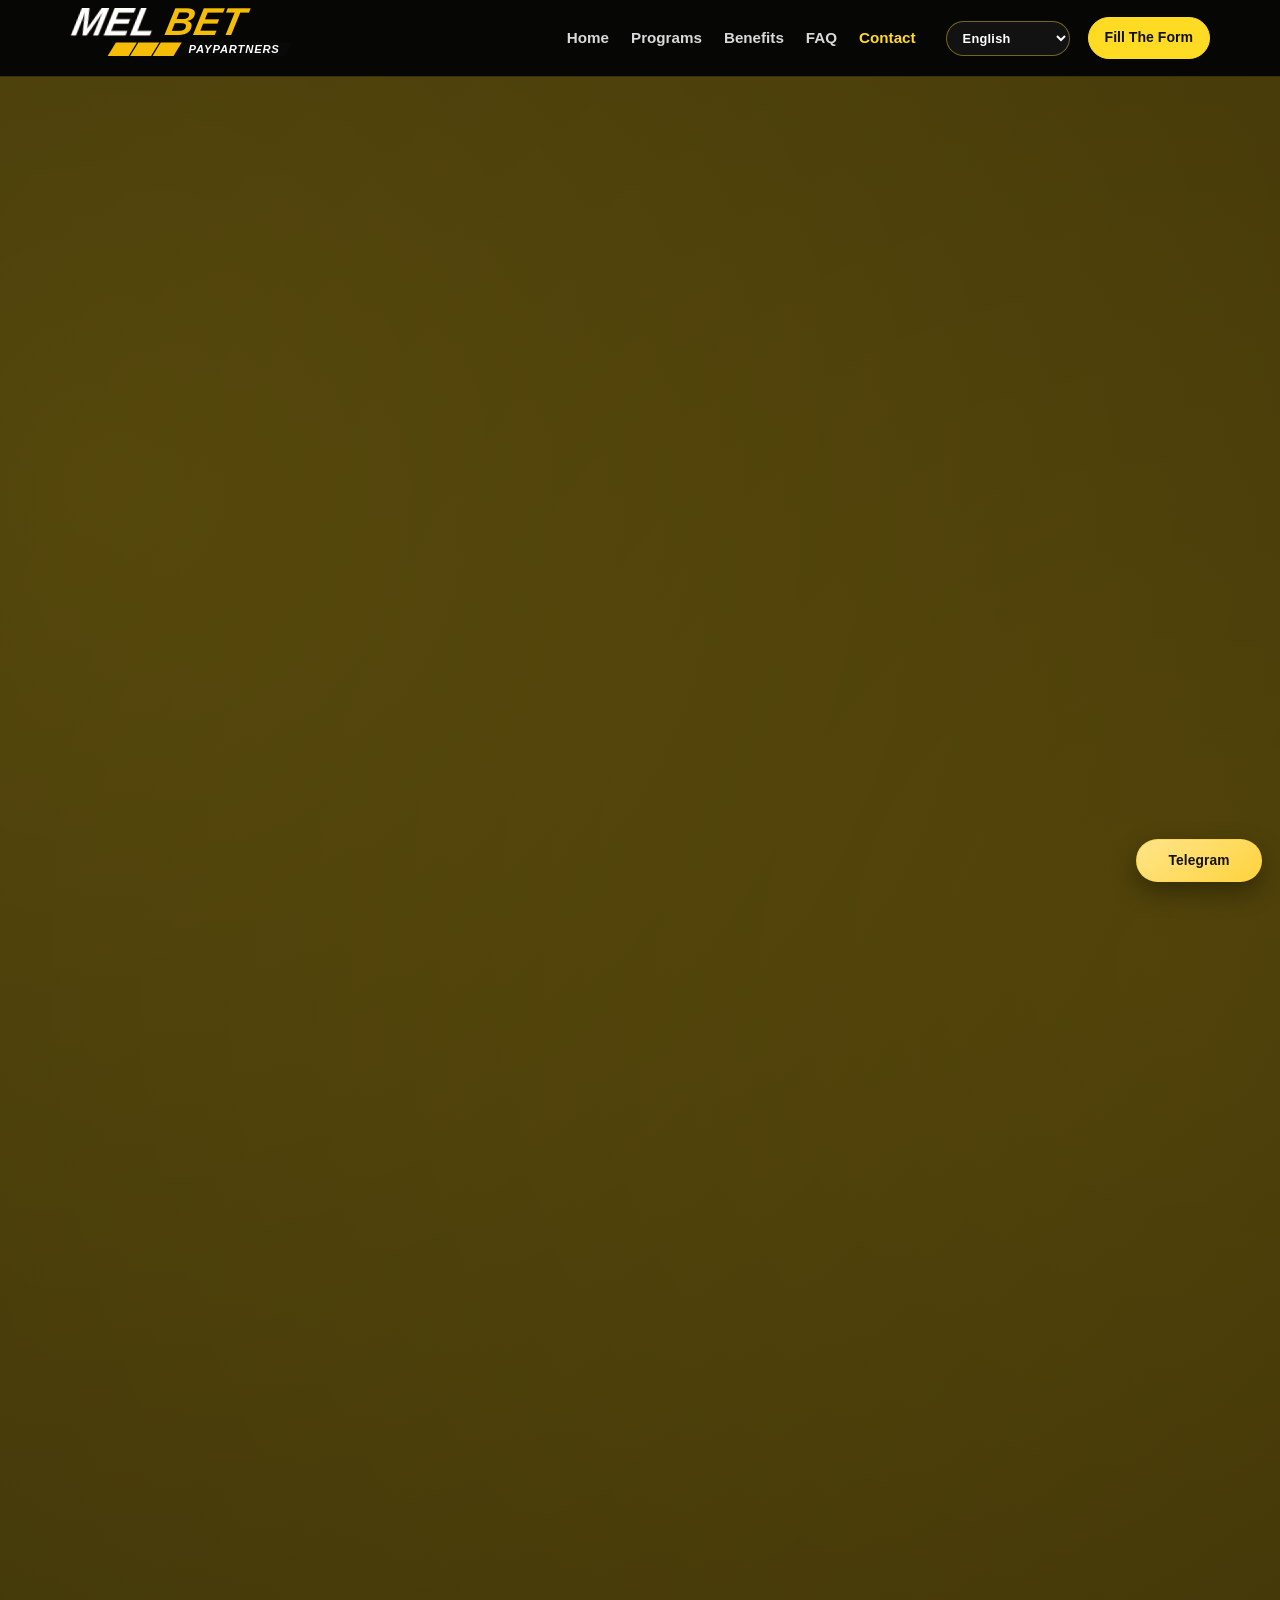
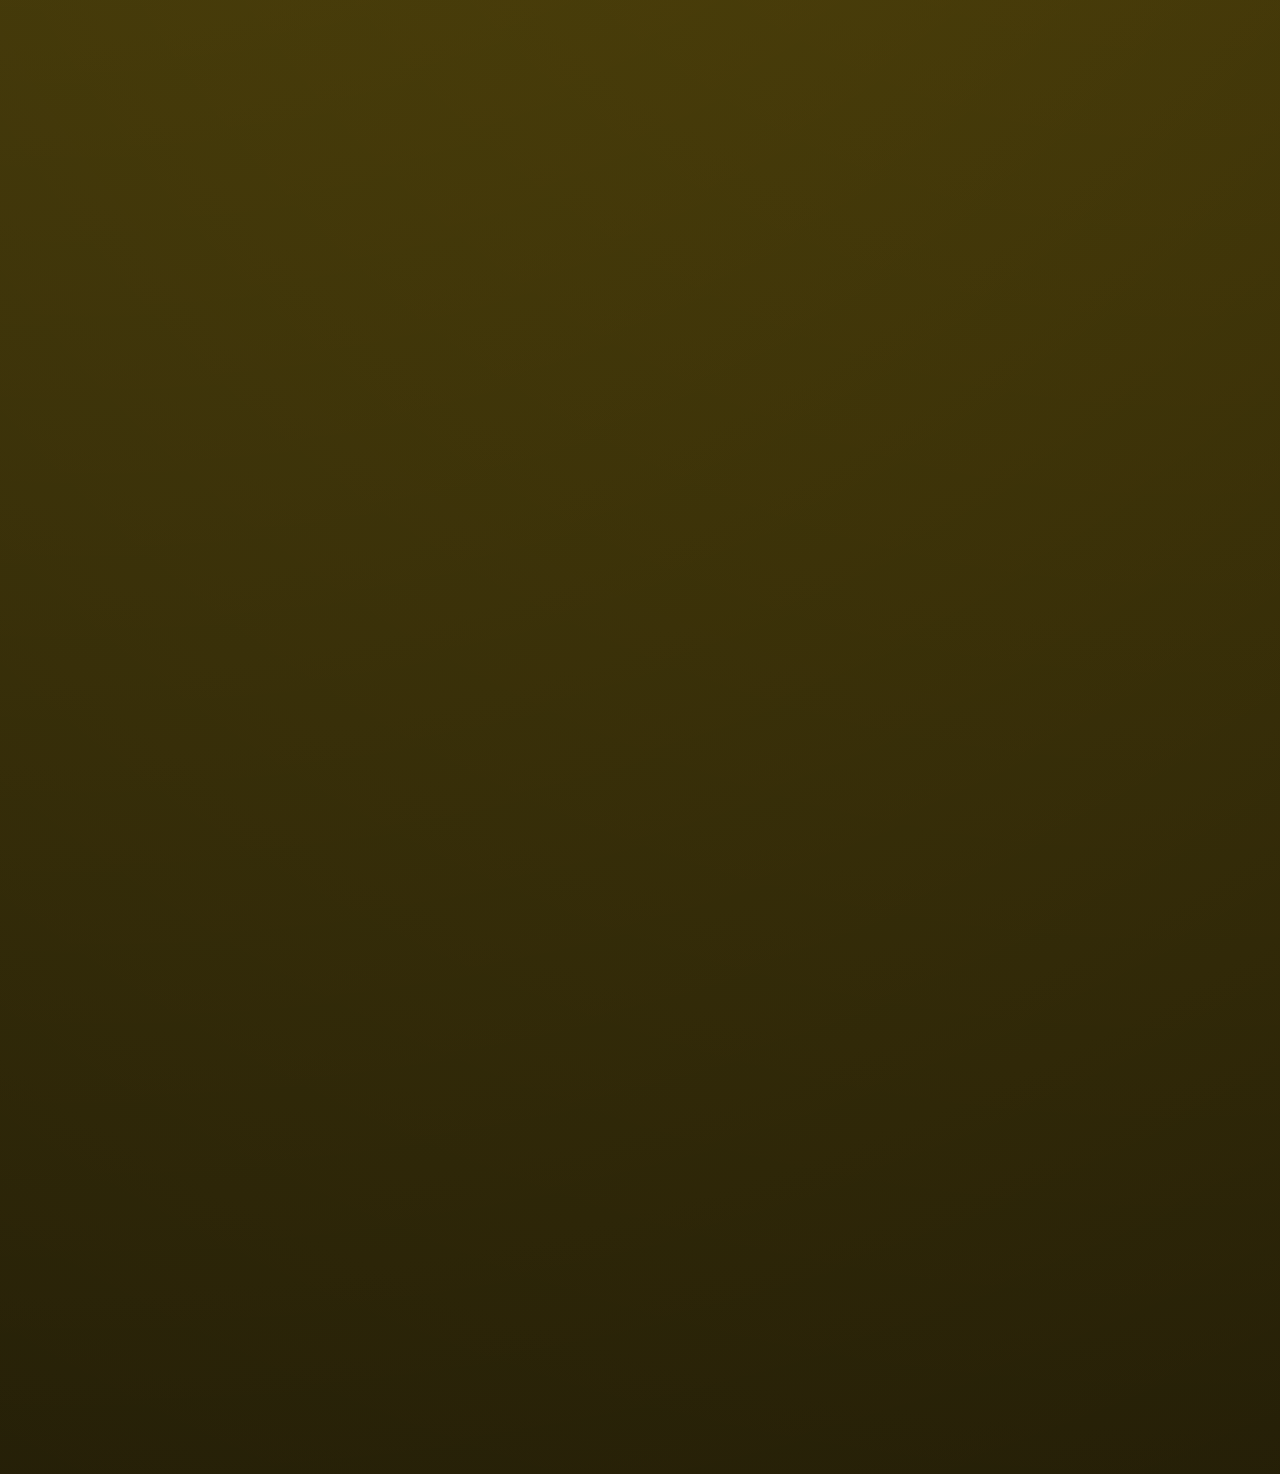
<file: contact.html>
<!doctype html>
<html lang="en">
  <head>
    <meta charset="UTF-8" />
    <meta name="viewport" content="width=device-width, initial-scale=1.0" />
    <title>MelBet Partner Application Form | Affiliate, Teamcash &amp; E-Payment</title>
    <meta
      name="description"
      content="Review the published MelBet partner application steps, required fields, and follow-up timeline for affiliate, Teamcash, and e-payment opportunities."
    />
    <meta name="author" content="MelBet Partnerships team" />
    <meta name="robots" content="index, follow, max-image-preview:large" />
    <link rel="canonical" href="https://paypartnersmelbet.com/contact" />
    <meta property="og:type" content="website" />
    <meta property="og:site_name" content="MelBet Partnerships" />
    <meta property="og:title" content="MelBet Partner Application Form | Affiliate, Teamcash &amp; E-Payment" />
    <meta
      property="og:description"
      content="Review the published MelBet partner application steps, required fields, and follow-up timeline for affiliate, Teamcash, and e-payment opportunities."
    />
    <meta property="og:url" content="https://paypartnersmelbet.com/contact" />
    <meta property="og:image" content="https://paypartnersmelbet.com/icon-512.png" />
    <meta property="og:image:alt" content="MelBet Partnerships" />
    <meta name="twitter:card" content="summary_large_image" />
    <meta name="twitter:title" content="MelBet Partner Application Form | Affiliate, Teamcash &amp; E-Payment" />
    <meta
      name="twitter:description"
      content="Review the published MelBet partner application steps, required fields, and follow-up timeline for affiliate, Teamcash, and e-payment opportunities."
    />
    <meta name="twitter:image" content="https://paypartnersmelbet.com/icon-512.png" />
    <meta name="twitter:image:alt" content="MelBet Partnerships" />
    <script type="application/ld+json">
      {
        "@context": "https://schema.org",
        "@type": "ContactPage",
        "name": "MelBet Partnerships Contact Form",
        "url": "https://paypartnersmelbet.com/contact",
        "description": "Review the published MelBet partner application steps and submit the contact form for affiliate, Teamcash, or e-payment opportunities.",
        "author": {
          "@type": "Organization",
          "name": "MelBet Partnerships"
        },
        "dateModified": "2026-08-07",
        "isPartOf": {
          "@type": "WebSite",
          "name": "MelBet Partnerships",
          "url": "https://paypartnersmelbet.com/"
        }
      }
    </script>
    <script type="application/ld+json">
      {
        "@context": "https://schema.org",
        "@type": "BreadcrumbList",
        "itemListElement": [
          {
            "@type": "ListItem",
            "position": 1,
            "name": "Home",
            "item": "https://paypartnersmelbet.com/"
          },
          {
            "@type": "ListItem",
            "position": 2,
            "name": "Contact",
            "item": "https://paypartnersmelbet.com/contact"
          }
        ]
      }
    </script>
    <script>
      (function () {
        const langStorageKey = 'melbet_lang';
        const visitorStorageKey = 'melbet_returning_visitor';
        const isoLangMap = {
          eng: 'en',
          arab: 'ar',
          franch: 'fr',
          esp: 'es',
          farsi: 'fa',
          mongol: 'mn',
          somali: 'so',
          portug: 'pt',
          amharic: 'am',
          turk: 'tr',
          russian: 'ru'
        };

        let rawLanguage = 'eng';
        let userType = 'new_visitor';
        try {
          rawLanguage = localStorage.getItem(langStorageKey) || 'eng';
          userType = localStorage.getItem(visitorStorageKey) ? 'returning_visitor' : 'new_visitor';
          localStorage.setItem(visitorStorageKey, '1');
        } catch (_) {}
        const contentLanguage = isoLangMap[rawLanguage] || 'en';
        const targetCountry = rawLanguage === 'mongol' ? 'mongolia' : 'unknow';
        window.__melbetTrackingContext = {
          rawLanguage,
          contentLanguage,
          targetCountry,
          pageType: 'contact',
          userType
        };
        window.dataLayer = window.dataLayer || [];
        window.dataLayer.push({
          content_language: contentLanguage,
          target_country: targetCountry,
          page_type: 'contact',
          user_type: userType
        });
      })();
    </script>
    <script>
      window.dataLayer = window.dataLayer || [];
      function gtag(){dataLayer.push(arguments);}
      gtag('js', new Date());
      (function () {
        const loadAnalytics = () => {
          if (window.__melbetAnalyticsLoaded) return;
          window.__melbetAnalyticsLoaded = true;
          const script = document.createElement('script');
          script.async = true;
          // G-9EQ8GXE5MW is a connected GA4 destination; load its primary Google tag.
          script.src = 'https://www.googletagmanager.com/gtag/js?id=G-74E6Q81VMT';
          document.head.appendChild(script);
          gtag('config', 'G-9EQ8GXE5MW');
        };

        if ('requestIdleCallback' in window) {
          requestIdleCallback(loadAnalytics, { timeout: 2500 });
        } else {
          window.addEventListener('load', () => {
            window.setTimeout(loadAnalytics, 1200);
          }, { once: true });
        }
      })();
    </script>
    <link rel="stylesheet" href="./css/styles.css?v=23" />
    <link rel="stylesheet" href="./css/contact.css?v=10" />
      <link rel="icon" href="/favicon.ico" sizes="any" />
    <link rel="icon" href="/favicon.svg" type="image/svg+xml" />
    <link rel="icon" href="/favicon-48.png" type="image/png" sizes="48x48" />
    <link rel="apple-touch-icon" href="/apple-touch-icon.png" sizes="180x180" />
    <link rel="manifest" href="/site.webmanifest" />
    <meta name="theme-color" content="#ffc400" />
  </head>
  <body>
    <header class="site-header" id="top">
      <div class="container header-inner">
        <a class="logo" href="./index.html#home" aria-label="MelBet home">
          <img
            src="./assets/logo-partnerships.svg?v=4"
            alt="MelBet Partnerships"
            width="620"
            height="182"
            loading="eager"
            fetchpriority="high"
            decoding="async"
          />
        </a>

        <button class="menu-toggle" type="button" aria-label="Toggle menu" aria-expanded="false">
          <span></span><span></span><span></span>
        </button>

        <nav class="site-nav" aria-label="Main navigation">
          <a href="./index.html#home">Home</a>
          <a href="./index.html#programs">Programs</a>
          <a href="./index.html#benefits">Benefits</a>
          <a href="./index.html#faq">FAQ</a>
          <a href="./contact" class="active">Contact</a>
        </nav>

        <div class="lang-switcher">
          <label class="sr-only" for="lang-select">Language</label>
          <select id="lang-select" aria-label="Language selector">
            <option value="eng">English</option>
            <option value="arab">العربية</option>
            <option value="franch">Français</option>
            <option value="esp">Español</option>
            <option value="farsi">فارسی</option>
            <option value="mongol">Монгол хэл</option>
            <option value="somali">Af-Soomaali</option>
            <option value="portug">Português</option>
            <option value="amharic">አማርኛ</option>
            <option value="turk">Türkçe</option>
            <option value="russian">Русский</option>
          </select>
        </div>

        <a class="btn btn-small" href="#partner-form">Fill The Form</a>
      </div>
    </header>

    <main>
      <section class="section form-hero">
        <div class="container">
          <nav class="breadcrumb" aria-label="Breadcrumb">
            <a href="./index.html#home">Home</a>
            <span aria-hidden="true">/</span>
            <span aria-current="page">Contact</span>
          </nav>
          <p class="section-kicker">Contact</p>
          <h1>Become a MelBet Partner</h1>
          <p class="hero-copy">
            Fill out the application form below. The MelBet Partnerships team reviews each request
            and follows up, typically within 24 hours.
          </p>
          <p class="page-meta page-meta-centered">
            Reviewed by the <strong>MelBet Partnerships team</strong>
            <span aria-hidden="true">&bull;</span>
            Last updated <time datetime="2026-08-07">August 7, 2026</time>
            <span aria-hidden="true">&bull;</span>
            Country-specific working terms are confirmed during review
          </p>
        </div>
      </section>

      <section class="section section-answer" aria-labelledby="application-overview-title">
        <div class="container">
          <div class="answer-card">
            <p class="section-kicker">Application overview</p>
            <h2 id="application-overview-title">How the MelBet partner application process works</h2>
            <p>
              The MelBet partner application process on this site starts with the contact form,
              where applicants share their first name, last name, email address, phone number,
              country, preferred program, traffic source or payment experience, and a short message
              about goals and target GEOs. The form is designed for the same three routes published
              on the homepage: affiliate, Teamcash, and e-payment partnership opportunities.
              According to the published copy, the MelBet Partnerships team reviews each request
              and typically follows up within 24 hours. This page does not list country-specific
              payout methods, provider availability, or final onboarding terms, so those details
              are confirmed during application review. If you still need to compare the programs,
              use the homepage summaries and FAQ first, then submit the form with the route and
              region that best match your experience.
            </p>
            <p class="answer-note">
              The homepage remains the canonical public overview for the three program types, while
              this page is the published application path for follow-up and current requirements.
            </p>
          </div>
        </div>
      </section>

      <section class="section section-soft" aria-labelledby="program-fit-title">
        <div class="container">
          <div class="section-heading">
            <div>
              <p class="section-kicker">Before you submit</p>
              <h2 id="program-fit-title">Choose the partner route that matches your experience</h2>
            </div>
            <p class="hero-copy">
              These summaries only restate the three published options on the homepage so you can
              select the most relevant program before opening the form.
            </p>
          </div>
          <div class="cards cards-3 compare-grid">
            <article class="card compare-card">
              <p class="compare-label">Affiliate</p>
              <h3>Best fit for audience growth and traffic acquisition</h3>
              <ul>
                <li>Use this route if you promote MelBet and want to earn commission on referred player activity.</li>
                <li>The homepage lists a 25% to 50% commission range, a possible 3% master-account uplift, and a $10 CPA bonus.</li>
                <li>Share your traffic source, audience channels, and target GEOs in the application message.</li>
              </ul>
              <a class="program-cta-link" href="./index.html#programs">Review affiliate details</a>
            </article>
            <article class="card compare-card">
              <p class="compare-label">Teamcash</p>
              <h3>Best fit for local cash deposits and withdrawals</h3>
              <ul>
                <li>Use this route if you want to support player deposits and withdrawals in your region.</li>
                <li>The published program summary says agents work through the company app, must be 18+, and start from a $50 USD investment.</li>
                <li>Use your message to explain the country you plan to support and any payment-operations background you already have.</li>
              </ul>
              <a class="program-cta-link" href="./index.html#programs">Review Teamcash details</a>
            </article>
            <article class="card compare-card">
              <p class="compare-label">E-payment</p>
              <h3>Best fit for digital transfers and payment operations</h3>
              <ul>
                <li>Use this route if your experience is closer to digital transfers and online payment support.</li>
                <li>The homepage presents this option as a commission-based payment role with technical support and reporting access.</li>
                <li>Use the form to request current country-level confirmation for supported methods and onboarding requirements.</li>
              </ul>
              <a class="program-cta-link" href="./index.html#faq">Review payment FAQs</a>
            </article>
          </div>
        </div>
      </section>

      <section class="section" id="partner-form">
        <div class="container">
          <form
            class="partner-form"
            action="javascript:void(0);"
            method="post"
            novalidate
            data-sheet-endpoint="https://script.google.com/macros/s/AKfycbwhODWcV31D3syrvjQHP4DYyGsybRyN8BsWfQx9Yjr_-dtHe1Ghv0BTZcD_U8OlcSeuoQ/exec"
          >
            <div class="form-grid two-col">
              <label>
                <span>First Name *</span>
                <input type="text" name="first_name" minlength="2" required />
              </label>
              <label>
                <span>Last Name *</span>
                <input type="text" name="last_name" minlength="2" required />
              </label>
            </div>

            <div class="form-grid two-col">
              <label>
                <span>Email Address *</span>
                <input type="email" name="email" required />
              </label>
              <label>
                <span>Phone Number *</span>
                <input
                  type="tel"
                  name="phone"
                  required
                  inputmode="tel"
                  pattern="\+?[0-9\s()-]{8,20}"
                  title="Use digits only, for example +79293737172"
                />
              </label>
            </div>

            <div class="form-grid two-col">
              <label>
                <span>Country *</span>
                <input type="text" name="country" minlength="2" required list="country-options" />
              </label>
              <label>
                <span>Partnership Program *</span>
                <select name="program" required>
                  <option value="">Select a program</option>
                  <option value="Affiliate Partner Program">Affiliate Partner Program</option>
                  <option value="Teamcash program">Teamcash program</option>
                  <option value="E-payment Agent Program">E-payment Agent Program</option>
                </select>
              </label>
            </div>

            <label>
              <span>Traffic Source / Experience</span>
              <input type="text" name="traffic_source" placeholder="e.g. Facebook Ads, SEO, Telegram" />
            </label>

            <label>
              <span>Message *</span>
              <textarea
                name="message"
                rows="5"
                required
                minlength="5"
                placeholder="Tell us more about your goals and GEOs"
              ></textarea>
            </label>

            <div class="hp-field" aria-hidden="true">
              <label>
                <span>Website</span>
                <input type="text" name="website" tabindex="-1" autocomplete="off" />
              </label>
            </div>

            <datalist id="country-options"></datalist>

            <label class="consent">
              <input type="checkbox" name="consent" required />
              <span>
                I agree to the
                <a
                  href="https://melbet.com/en/information/rules/1"
                  target="_blank"
                  rel="noopener noreferrer"
                  >Terms &amp; Conditions</a
                >
                and
                <a
                  href="https://melbet.com/en/information/rules/privacy_policy"
                  target="_blank"
                  rel="noopener noreferrer"
                  >Privacy Policy</a
                >
                *
              </span>
            </label>

            <label class="consent consent-optional">
              <input type="checkbox" name="updates_opt_in" />
              <span>I would like to receive updates about partnership opportunities and promotions.</span>
            </label>

            <div class="form-actions">
              <button class="btn" type="submit">Submit Application</button>
              <a class="btn btn-ghost" href="./index.html#home">Back to Main Page</a>
            </div>
            <p class="form-status" role="status" aria-live="polite"></p>
          </form>
        </div>
      </section>

      <section class="section section-soft application-guide" aria-labelledby="application-guide-title">
        <div class="container">
          <div class="section-heading">
            <div>
              <p class="section-kicker">Application guide</p>
              <h2 id="application-guide-title">What to prepare before you apply</h2>
            </div>
            <p class="hero-copy">
              Everything below comes from the fields on this form and the review process described
              on this site.
            </p>
          </div>
          <div class="cards cards-2">
            <article class="card guide-card">
              <p class="compare-label">Before you submit</p>
              <h3>Prepare the details the team asks for</h3>
              <ul>
                <li>Your country and the partnership program you want to join.</li>
                <li>Your traffic source or payment-operation experience.</li>
                <li>A short message covering your goals and target GEOs.</li>
                <li>A valid email address and phone number for follow-up.</li>
              </ul>
              <a class="program-cta-link" href="./index.html#programs">Compare the published program summaries</a>
            </article>
            <article class="card guide-card">
              <p class="compare-label">After you submit</p>
              <h3>What the published process says</h3>
              <ul>
                <li>The MelBet Partnerships team reviews each request.</li>
                <li>The page says follow-up typically happens within 24 hours.</li>
                <li>Regional working terms are confirmed during the application review.</li>
                <li>Use the Telegram link or form if you need current country-specific details.</li>
              </ul>
              <a class="program-cta-link" href="./index.html#faq">Read the homepage FAQ</a>
            </article>
          </div>
        </div>
      </section>
    </main>

    <aside class="chat-dock" aria-label="Quick chat">
      <a
        class="chat-dock-link chat-dock-link-tg"
        href="https://t.me/team_cash_melbet_bot"
        target="_blank"
        rel="noopener noreferrer"
        data-track-telegram
        data-cta-location="footer"
        aria-label="Open Telegram"
        >Telegram</a
      >
    </aside>

    <script src="./js/i18n-loader.js?v=2"></script>
    <script src="./js/contact.js?v=18"></script>
    <script>
      (function () {
        const loadTrackingBundle = () => {
          if (window.__melbetTrackingBundleLoaded) return;
          window.__melbetTrackingBundleLoaded = true;
          const script = document.createElement('script');
          script.src = './js/tracking.js?v=2';
          script.defer = true;
          document.body.appendChild(script);
        };

        if ('requestIdleCallback' in window) {
          requestIdleCallback(loadTrackingBundle, { timeout: 2500 });
        } else {
          window.addEventListener(
            'load',
            () => {
              window.setTimeout(loadTrackingBundle, 900);
            },
            { once: true }
          );
        }
      })();
    </script>
  </body>
</html>
</file>
<file: css/styles.css>
:root {
  --bg: #050505;
  --bg-soft: #111111;
  --surface: #181818;
  --text: #fffef8;
  --muted: #d9d9d9;
  --accent: #ffdb24;
  --accent-strong: #ffc400;
  --border: rgba(255, 219, 36, 0.28);
  --shadow: 0 16px 38px rgba(0, 0, 0, 0.38);
  --font-latin: "Trebuchet MS", Verdana, sans-serif;
  --font-arabic: Tahoma, "Segoe UI", Arial, sans-serif;
}

* {
  box-sizing: border-box;
}

html {
  scroll-behavior: smooth;
  overflow-x: clip;
  overscroll-behavior-x: none;
}

body {
  margin: 0;
  font-family: var(--font-latin);
  color: var(--text);
  background:
    radial-gradient(circle at 8% 4%, rgba(255, 219, 36, 0.24), transparent 34%),
    radial-gradient(circle at 92% 8%, rgba(255, 196, 0, 0.16), transparent 32%),
    radial-gradient(circle at 50% 100%, rgba(255, 219, 36, 0.1), transparent 42%),
    var(--bg);
  line-height: 1.55;
  overflow-x: hidden;
}

body > * {
  position: relative;
  z-index: 1;
}

.page-ambient {
  display: none;
}

.page-ambient-orb,
.page-ambient-grid,
.page-ambient-line {
  position: absolute;
}

.page-ambient-orb {
  border-radius: 50%;
  filter: blur(34px);
  mix-blend-mode: screen;
}

.page-ambient-orb-a {
  top: 8%;
  left: -4%;
  width: 320px;
  height: 320px;
  background: radial-gradient(circle, rgba(255, 219, 36, 0.22), transparent 68%);
  animation: orb-drift-a 16s ease-in-out infinite alternate;
}

.page-ambient-orb-b {
  top: 12%;
  right: -6%;
  width: 380px;
  height: 380px;
  background: radial-gradient(circle, rgba(255, 219, 36, 0.16), transparent 70%);
  animation: orb-drift-b 20s ease-in-out infinite alternate;
}

.page-ambient-orb-c {
  bottom: 4%;
  left: 32%;
  width: 360px;
  height: 360px;
  background: radial-gradient(circle, rgba(255, 255, 255, 0.08), transparent 68%);
  animation: orb-drift-c 22s ease-in-out infinite alternate;
}

.page-ambient-grid {
  inset: -12%;
  background:
    linear-gradient(rgba(255, 219, 36, 0.06) 1px, transparent 1px),
    linear-gradient(90deg, rgba(255, 219, 36, 0.06) 1px, transparent 1px);
  background-size: 140px 140px;
  mask-image: radial-gradient(circle at center, rgba(0, 0, 0, 0.88), transparent 76%);
  opacity: 0.24;
  transform-origin: center;
  animation: grid-float 28s linear infinite;
}

.page-ambient-line {
  width: 44vw;
  min-width: 260px;
  height: 2px;
  border-radius: 999px;
  background: linear-gradient(90deg, transparent, rgba(255, 219, 36, 0.9), rgba(255, 255, 255, 0.7), transparent);
  box-shadow:
    0 0 14px rgba(255, 219, 36, 0.38),
    0 0 28px rgba(255, 219, 36, 0.22);
  opacity: 0.5;
  transform: rotate(-18deg);
}

.page-ambient-line-a {
  top: 14%;
  left: -18%;
  animation: line-fly-a 14s linear infinite;
}

.page-ambient-line-b {
  top: 34%;
  right: -22%;
  animation: line-fly-b 18s linear infinite;
}

.page-ambient-line-c {
  top: 62%;
  left: -20%;
  animation: line-fly-c 16s linear infinite;
}

.page-ambient-line-d {
  top: 82%;
  right: -18%;
  animation: line-fly-d 20s linear infinite;
}

html[dir="rtl"] body {
  font-family: var(--font-arabic);
}

a {
  color: inherit;
}

.container {
  width: min(1140px, 92%);
  margin: 0 auto;
}

.site-header {
  position: sticky;
  top: 0;
  z-index: 30;
  background: rgba(5, 5, 5, 0.97);
  border-bottom: 1px solid rgba(255, 219, 36, 0.2);
}

.header-inner {
  min-height: 76px;
  display: flex;
  align-items: center;
  gap: 18px;
}

.logo {
  display: inline-flex;
  align-items: center;
  margin-left: -8px;
  text-decoration: none;
}

.logo img {
  display: block;
  width: 232px;
  max-width: 42vw;
  height: auto;
}

.site-nav {
  margin-left: auto;
  display: flex;
  gap: 22px;
}

.site-nav a {
  color: var(--muted);
  text-decoration: none;
  font-weight: 600;
  font-size: 0.95rem;
  transition: color 0.2s ease;
}

.site-nav a:hover,
.site-nav a.active {
  color: var(--accent);
}

.menu-toggle {
  display: none;
  border: 0;
  background: transparent;
  cursor: pointer;
  margin-left: auto;
  padding: 4px;
}

.menu-toggle span {
  display: block;
  width: 22px;
  height: 2px;
  margin: 5px 0;
  background: #ffffff;
}

.sr-only {
  position: absolute;
  width: 1px;
  height: 1px;
  margin: -1px;
  padding: 0;
  border: 0;
  overflow: hidden;
  clip: rect(0, 0, 0, 0);
}

.lang-switcher {
  margin-left: 12px;
}

.lang-switcher select {
  border: 1px solid rgba(255, 219, 36, 0.42);
  background: rgba(19, 19, 19, 0.96);
  color: #ffffff;
  border-radius: 999px;
  padding: 8px 12px;
  font: inherit;
  font-size: 0.8rem;
  font-weight: 700;
  letter-spacing: 0.02em;
}

.lang-switcher select:focus {
  outline: none;
  border-color: rgba(255, 219, 36, 0.9);
  box-shadow: 0 0 0 3px rgba(255, 211, 61, 0.18);
}

.btn {
  display: inline-flex;
  align-items: center;
  justify-content: center;
  padding: 12px 20px;
  border-radius: 999px;
  border: 1px solid var(--accent);
  background: var(--accent);
  color: #111111;
  text-decoration: none;
  font-weight: 700;
  transition: transform 0.2s ease, box-shadow 0.2s ease, background-color 0.2s ease;
}

.btn:hover {
  transform: translateY(-2px);
  box-shadow: 0 12px 24px rgba(255, 196, 0, 0.36);
  background: var(--accent-strong);
}

.btn-small {
  font-size: 0.88rem;
  padding: 9px 16px;
}

.btn-ghost {
  background: rgba(255, 255, 255, 0.08);
  color: #fff6d0;
  border-color: rgba(255, 219, 36, 0.32);
}

.btn-ghost:hover {
  background: rgba(255, 219, 36, 0.14);
  color: #ffffff;
  border-color: rgba(255, 219, 36, 0.5);
}

.hero {
  padding: 92px 0 72px;
}

.hero-grid {
  display: grid;
  grid-template-columns: minmax(0, 1.15fr) minmax(320px, 0.85fr);
  gap: 36px;
  align-items: stretch;
}

.hero-copy-block {
  padding: 12px 0;
}

.hero-inline-stats {
  display: flex;
  flex-wrap: wrap;
  gap: 10px;
  margin-top: 20px;
}

.hero-inline-stats span {
  display: inline-flex;
  align-items: center;
  gap: 8px;
  min-height: 38px;
  padding: 8px 12px;
  border-radius: 999px;
  background: rgba(255, 255, 255, 0.05);
  border: 1px solid rgba(255, 219, 36, 0.2);
  color: #ece6cf;
  font-size: 0.84rem;
}

.hero-inline-stats strong {
  color: #ffffff;
  font-size: 0.92rem;
}

.kicker,
.section-kicker {
  font-size: 0.82rem;
  font-weight: 700;
  letter-spacing: 0.12em;
  text-transform: uppercase;
  color: var(--accent);
  margin: 0 0 12px;
}

h1,
h2,
h3 {
  margin-top: 0;
  line-height: 1.18;
}

h1 {
  font-size: clamp(2rem, 4vw, 3.5rem);
  margin-bottom: 16px;
}

h2 {
  font-size: clamp(1.65rem, 2.8vw, 2.4rem);
  margin-bottom: 26px;
}

h3 {
  font-size: 1.1rem;
  margin-bottom: 10px;
}

.hero-copy {
  color: var(--muted);
  max-width: 640px;
}

.page-meta {
  display: flex;
  flex-wrap: wrap;
  align-items: center;
  gap: 8px;
  margin: 16px 0 0;
  color: #ece6cf;
  font-size: 0.9rem;
}

.page-meta strong,
.page-meta time {
  color: var(--text);
}

.hero-cta-stack {
  margin-top: 28px;
  display: inline-flex;
  flex-direction: column;
  gap: 14px;
  width: fit-content;
  max-width: 100%;
}

.hero-actions {
  margin-top: 0;
  display: flex;
  flex-wrap: wrap;
  gap: 14px;
}

.hero-offer {
  margin-top: 0;
  width: 100%;
  min-height: 62px;
  padding: 12px 18px 12px 14px;
  border-radius: 18px;
  border: 1px solid rgba(255, 219, 36, 0.48);
  background:
    linear-gradient(145deg, rgba(255, 219, 36, 0.18), rgba(255, 219, 36, 0.05) 38%, rgba(20, 20, 20, 0.92) 39%),
    linear-gradient(165deg, rgba(22, 22, 22, 0.96), rgba(7, 7, 7, 0.98));
  color: #ffffff;
  text-decoration: none;
  font-weight: 800;
  font-size: clamp(1rem, 2.3vw, 1.12rem);
  letter-spacing: 0.01em;
  display: inline-flex;
  align-items: center;
  justify-content: flex-start;
  gap: 12px;
  box-shadow: 0 14px 28px rgba(10, 8, 3, 0.42);
  transition: transform 0.2s ease, box-shadow 0.2s ease, filter 0.2s ease;
}

.hero-offer:hover {
  transform: translateY(-2px);
  box-shadow: 0 18px 34px rgba(10, 8, 3, 0.55);
  filter: brightness(1.03);
}

.hero-offer-icon {
  width: 32px;
  height: 32px;
  border-radius: 10px;
  background: rgba(255, 219, 36, 0.2);
  display: inline-flex;
  align-items: center;
  justify-content: center;
  flex: 0 0 auto;
}

.hero-offer-icon svg {
  width: 22px;
  height: 22px;
  fill: currentColor;
}

.hero-offer-content {
  display: flex;
  flex-direction: column;
  gap: 1px;
}

.hero-offer-content strong {
  line-height: 1.08;
}

.hero-offer-content small {
  font-size: 0.76rem;
  font-weight: 600;
  color: rgba(255, 255, 255, 0.76);
  letter-spacing: 0.03em;
  text-transform: uppercase;
}

.hero-offer-arrow {
  margin-left: auto;
  font-size: 1.3rem;
  line-height: 1;
  color: var(--accent);
}

.hero-card,
.card,
.contact-card,
.faq-list details {
  background: linear-gradient(160deg, rgba(24, 24, 24, 0.98), rgba(8, 8, 8, 0.98));
  border: 1px solid var(--border);
  border-radius: 18px;
  box-shadow: var(--shadow);
}

.hero-card {
  padding: 24px;
}

.hero-dashboard {
  display: grid;
  gap: 18px;
  padding: 24px;
  border-radius: 28px;
  background:
    linear-gradient(180deg, rgba(255, 219, 36, 0.08), transparent 22%),
    linear-gradient(160deg, rgba(26, 26, 26, 0.98), rgba(8, 8, 8, 0.98));
}

.hero-dashboard-top {
  display: flex;
  align-items: center;
  justify-content: space-between;
  gap: 12px;
}

.hero-dashboard-badge {
  display: inline-flex;
  align-items: center;
  min-height: 30px;
  padding: 4px 10px;
  border-radius: 999px;
  background: rgba(255, 219, 36, 0.12);
  border: 1px solid rgba(255, 219, 36, 0.28);
  color: #fff0ae;
  font-size: 0.74rem;
  font-weight: 700;
  text-transform: uppercase;
  letter-spacing: 0.08em;
}

.hero-card-title {
  font-weight: 700;
  margin: 0;
  color: #fff0ae;
  text-transform: uppercase;
  letter-spacing: 0.12em;
  font-size: 0.82rem;
}

.hero-metric-grid {
  display: grid;
  grid-template-columns: repeat(2, minmax(0, 1fr));
  gap: 14px;
}

.hero-metric {
  padding: 18px 16px;
  border-radius: 20px;
  background: rgba(255, 255, 255, 0.03);
  border: 1px solid rgba(255, 219, 36, 0.12);
}

.hero-metric-label {
  display: block;
  margin-bottom: 10px;
  color: #cdc6b0;
  font-size: 0.8rem;
}

.hero-metric strong {
  display: block;
  color: #ffffff;
  font-size: clamp(1.4rem, 3vw, 2rem);
  line-height: 1;
}

.hero-program-strip {
  display: grid;
  gap: 12px;
}

.hero-program-item {
  display: flex;
  align-items: center;
  justify-content: space-between;
  gap: 14px;
  padding: 14px 0;
  border-bottom: 1px solid rgba(255, 255, 255, 0.08);
}

.hero-program-item:last-child {
  border-bottom: 0;
}

.hero-program-name {
  color: #d2ccb8;
  font-size: 0.92rem;
}

.hero-program-item strong {
  color: #fff4c7;
  font-size: 0.96rem;
}

html[dir="rtl"] .hero-card ul {
  padding-left: 0;
  padding-right: 20px;
}

.stat-num {
  direction: ltr;
  unicode-bidi: isolate;
  display: inline-block;
}

html[dir="rtl"] .hero-inline-stats strong,
html[dir="rtl"] .hero-metric strong,
html[dir="rtl"] .hero-program-item strong,
html[dir="rtl"] .graph-value,
html[dir="rtl"] .graph-percent,
html[dir="rtl"] .hero-offer-content strong {
  direction: ltr;
  unicode-bidi: isolate;
  display: inline-block;
  text-align: left;
}

html[dir="rtl"] .hero-card li strong {
  direction: ltr;
  unicode-bidi: isolate;
  display: inline-block;
}

.section {
  padding: 72px 0;
  content-visibility: auto;
  contain-intrinsic-size: 1px 900px;
}

.section-heading {
  display: grid;
  grid-template-columns: minmax(0, 0.9fr) minmax(260px, 0.7fr);
  gap: 28px;
  align-items: end;
  margin-bottom: 28px;
}

.section-heading h2 {
  margin-bottom: 0;
}

.section-heading .hero-copy {
  margin: 0;
  max-width: 100%;
}

.section-soft {
  background: linear-gradient(to bottom, transparent, rgba(255, 219, 36, 0.08) 15%, transparent);
}

.section-answer {
  padding-top: 10px;
}

.answer-card {
  max-width: 920px;
  padding: 28px;
  background: linear-gradient(160deg, rgba(24, 24, 24, 0.98), rgba(8, 8, 8, 0.98));
  border: 1px solid var(--border);
  border-radius: 22px;
  box-shadow: var(--shadow);
}

.answer-card h2 {
  margin-bottom: 18px;
}

.answer-card p {
  margin: 0;
  color: var(--muted);
}

.answer-card p + p {
  margin-top: 14px;
}

.answer-note,
.contact-note {
  color: #ece6cf;
}

.compare-label {
  display: inline-flex;
  align-items: center;
  min-height: 30px;
  padding: 4px 10px;
  border-radius: 999px;
  margin: 0 0 12px;
  background: rgba(255, 219, 36, 0.12);
  border: 1px solid rgba(255, 219, 36, 0.26);
  color: #fff0ae;
  font-size: 0.74rem;
  font-weight: 700;
  letter-spacing: 0.08em;
  text-transform: uppercase;
}

.compare-card,
.guide-card {
  height: 100%;
}

.compare-card h3,
.guide-card h3 {
  margin-bottom: 12px;
}

.cards {
  display: grid;
  gap: 18px;
}

.cards-3 {
  grid-template-columns: repeat(3, minmax(0, 1fr));
}

.cards-2 {
  grid-template-columns: repeat(2, minmax(0, 1fr));
}

.card {
  padding: 22px;
  border-radius: 26px;
  transition: transform 0.22s ease, border-color 0.22s ease;
}

.card-program {
  position: relative;
  padding-top: 26px;
}

.card-program::before {
  content: "";
  position: absolute;
  top: 0;
  left: 22px;
  right: 22px;
  height: 3px;
  border-radius: 999px;
  background: linear-gradient(90deg, var(--accent), rgba(255, 219, 36, 0.06));
}

.card-program-shift {
  transform: none;
}

.program-media {
  margin: 0 0 16px;
  padding: 0;
  border: 0;
  background: transparent;
  display: flex;
  justify-content: flex-start;
}

.program-media img {
  width: min(100%, 168px);
  height: auto;
  display: block;
  filter: drop-shadow(0 6px 16px rgba(8, 19, 40, 0.45));
}

.program-media-flow {
  padding: 12px 14px;
  border: 1px solid rgba(255, 211, 61, 0.34);
  border-radius: 14px;
  background: linear-gradient(165deg, rgba(36, 36, 36, 0.82), rgba(10, 10, 10, 0.92));
  min-height: 186px;
  display: flex;
  align-items: center;
}

.program-media-epay {
  padding: 12px 14px;
  border: 1px solid rgba(255, 211, 61, 0.34);
  border-radius: 14px;
  background: linear-gradient(165deg, rgba(36, 36, 36, 0.82), rgba(10, 10, 10, 0.92));
  min-height: 186px;
  display: flex;
  align-items: center;
}

.epay-canvas {
  position: relative;
  width: 100%;
  height: 118px;
}

.epay-phone {
  position: absolute;
  left: 18px;
  top: 16px;
  width: 52px;
  height: 88px;
  border-radius: 12px;
  border: 2px solid rgba(255, 215, 129, 0.56);
  background: linear-gradient(180deg, #2c2c2c, #111111);
  box-shadow: inset 0 0 0 2px rgba(0, 0, 0, 0.54);
}

.epay-phone::before {
  content: "";
  position: absolute;
  left: 50%;
  transform: translateX(-50%);
  top: 8px;
  width: 18px;
  height: 3px;
  border-radius: 8px;
  background: rgba(199, 217, 246, 0.65);
}

.epay-send-btn {
  position: absolute;
  left: 84px;
  top: 23px;
  padding: 5px 10px;
  border-radius: 999px;
  border: 1px solid rgba(255, 211, 61, 0.38);
  background: rgba(255, 211, 61, 0.14);
  color: #ffe48d;
  font-size: 0.72rem;
  font-weight: 700;
  opacity: 1;
}

.epay-arrow {
  position: absolute;
  left: 84px;
  top: 58px;
  width: 0;
  height: 2px;
  background: linear-gradient(to right, #ffd33d, rgba(255, 211, 61, 0.4));
}

.epay-arrow::after {
  content: "";
  position: absolute;
  right: -1px;
  top: -4px;
  border-top: 5px solid transparent;
  border-bottom: 5px solid transparent;
  border-left: 8px solid #ffd33d;
}

.epay-coin {
  position: absolute;
  right: 22px;
  width: 22px;
  height: 22px;
  border-radius: 50%;
  display: inline-flex;
  align-items: center;
  justify-content: center;
  font-size: 0.78rem;
  font-weight: 800;
  color: #2a1d0a;
  background: #ffd33d;
  box-shadow: 0 4px 12px rgba(255, 211, 61, 0.35);
  opacity: 1;
}

.epay-coin-1 {
  top: 44px;
}

.epay-coin-2 {
  top: 71px;
}

.epay-success {
  position: absolute;
  left: 84px;
  top: 84px;
  padding: 4px 10px;
  border-radius: 999px;
  border: 1px solid rgba(78, 220, 145, 0.35);
  background: rgba(78, 220, 145, 0.13);
  color: #bbffd7;
  font-size: 0.7rem;
  font-weight: 700;
  opacity: 1;
}

.flow-diagram {
  width: 100%;
  height: auto;
  display: block;
  overflow: visible;
}

.flow-node-shape {
  fill: rgba(20, 20, 20, 0.96);
  stroke: rgba(255, 211, 61, 0.36);
  stroke-width: 2;
}

.flow-node-shape-center {
  stroke: rgba(255, 211, 61, 0.5);
}

.flow-node-shape-agent {
  fill: rgba(28, 28, 28, 0.96);
}

.flow-node-text {
  fill: #fff7d4;
  font-size: 13px;
  font-weight: 700;
  text-anchor: middle;
}

.flow-node-text-center {
  font-size: 14px;
}

.flow-line {
  stroke: #ffd33d;
  stroke-width: 2.2;
  stroke-linecap: round;
  stroke-dasharray: 10 8;
}

.flow-line-label {
  fill: #fff0ad;
  font-size: 11px;
  font-weight: 700;
  text-anchor: middle;
}

.flow-line-label-bottom {
  text-anchor: start;
  font-size: 10px;
}

.flow-line-label-bottom-left {
  text-anchor: end;
}

.flow-line-label-bottom-right {
  text-anchor: start;
}

.program-media-graph {
  padding: 12px 14px;
  border: 1px solid rgba(255, 211, 61, 0.34);
  border-radius: 14px;
  background: linear-gradient(165deg, rgba(36, 36, 36, 0.82), rgba(10, 10, 10, 0.92));
  box-shadow: inset 0 1px 0 rgba(255, 255, 255, 0.04);
  min-height: 186px;
  display: flex;
  flex-direction: column;
  justify-content: center;
}

.program-media-builder {
  padding: 12px 14px;
  border: 1px solid rgba(255, 211, 61, 0.34);
  border-radius: 14px;
  background: linear-gradient(165deg, rgba(36, 36, 36, 0.82), rgba(10, 10, 10, 0.92));
  box-shadow: inset 0 1px 0 rgba(255, 255, 255, 0.04);
  min-height: 186px;
  display: flex;
  align-items: center;
}

.builder-canvas {
  position: relative;
  width: 100%;
  height: 88px;
}

.builder-banner {
  position: absolute;
  left: 12px;
  top: 10px;
  width: calc(100% - 24px);
  height: 68px;
  border-radius: 10px;
  border: 1px solid rgba(255, 255, 255, 0.16);
  background: linear-gradient(155deg, rgba(34, 34, 34, 0.96), rgba(12, 12, 12, 0.96));
  opacity: 0;
}

.builder-strip {
  position: absolute;
  left: 10px;
  top: 10px;
  width: 34px;
  height: 8px;
  border-radius: 4px;
  background: rgba(255, 211, 61, 0.88);
}

.builder-title {
  position: absolute;
  left: 10px;
  top: 24px;
  width: 52px;
  height: 16px;
  border-radius: 6px;
  background: rgba(255, 255, 255, 0.13);
}

.builder-cta {
  position: absolute;
  right: 10px;
  bottom: 10px;
  width: 42px;
  height: 10px;
  border-radius: 999px;
  background: rgba(255, 211, 61, 0.92);
}

.builder-piece {
  position: absolute;
  border-radius: 7px;
  opacity: 0;
}

.piece-text {
  left: 8px;
  top: -6px;
  width: 52px;
  height: 16px;
  background: rgba(255, 255, 255, 0.15);
}

.piece-image {
  right: 0;
  top: 12px;
  width: 34px;
  height: 34px;
  border-radius: 8px;
  background: rgba(255, 211, 61, 0.95);
}

.piece-button {
  right: 14px;
  bottom: -8px;
  width: 48px;
  height: 12px;
  border-radius: 999px;
  background: rgba(255, 211, 61, 0.9);
}

.graph-top {
  display: grid;
  grid-template-columns: auto minmax(104px, 1fr) auto;
  align-items: center;
  gap: 8px;
  margin-bottom: 8px;
}

.graph-dollar {
  width: 22px;
  height: 22px;
  border-radius: 50%;
  display: inline-flex;
  align-items: center;
  justify-content: center;
  font-size: 0.85rem;
  font-weight: 800;
  color: #2d1d07;
  background: var(--accent);
}

.graph-value {
  color: #fff9e5;
  font-size: 1rem;
  letter-spacing: 0.02em;
  min-width: 104px;
  font-variant-numeric: tabular-nums;
}

.graph-percent {
  padding: 2px 8px;
  border-radius: 999px;
  border: 1px solid rgba(255, 211, 61, 0.36);
  background: rgba(255, 211, 61, 0.12);
  color: #fff1ba;
  font-size: 0.74rem;
  font-weight: 800;
  min-width: 52px;
  text-align: center;
  font-variant-numeric: tabular-nums;
}

.graph-svg {
  width: 100%;
  height: auto;
  display: block;
}

.graph-area {
  fill: rgba(255, 211, 61, 0.12);
}

.graph-line {
  fill: none;
  stroke: #ffd33d;
  stroke-width: 3;
  stroke-linecap: round;
  stroke-linejoin: round;
  stroke-dasharray: 360;
  stroke-dashoffset: 360;
}

.graph-dot {
  fill: #ffd33d;
  animation: pulse-dot 1.6s ease-in-out infinite;
}

.program-media-flow.is-animating .flow-line {
  animation: flow-stream 1.2s linear infinite;
}

.program-media-builder.is-animating .builder-banner {
  animation: builder-fade 0.32s ease 0.2s both;
}

.program-media-builder.is-animating .piece-text {
  animation: piece-text-in 0.62s cubic-bezier(0.2, 0.9, 0.2, 1) 0.44s both;
}

.program-media-builder.is-animating .piece-image {
  animation: piece-image-in 0.62s cubic-bezier(0.2, 0.9, 0.2, 1) 0.7s both;
}

.program-media-builder.is-animating .piece-button {
  animation: piece-button-in 0.62s cubic-bezier(0.2, 0.9, 0.2, 1) 0.96s both;
}

.program-media-graph.is-animating .graph-line {
  animation: grow-line 1.9s ease-out forwards;
}

.program-media-epay.is-animating .epay-phone {
  animation: phone-in 0.36s ease 0.1s both;
}

.program-media-epay.is-animating .epay-send-btn {
  animation: send-in 0.34s ease 0.52s both;
}

.program-media-epay.is-animating .epay-arrow {
  animation: arrow-grow 0.42s ease 0.9s both;
}

.program-media-epay.is-animating .epay-coin-1 {
  animation: coin-fly-1 0.46s ease 1.06s both;
}

.program-media-epay.is-animating .epay-coin-2 {
  animation: coin-fly-2 0.46s ease 1.18s both;
}

.program-media-epay.is-animating .epay-success {
  animation: success-in 0.34s ease 1.54s both;
}

.card p {
  margin: 0;
  color: var(--muted);
}

.benefit-card {
  padding-top: 18px;
}

.benefit-head {
  display: flex;
  align-items: center;
  gap: 12px;
  margin-bottom: 10px;
}

.benefit-head h3 {
  margin: 0;
}

.benefit-icon {
  width: 56px;
  height: 56px;
  flex: 0 0 56px;
  border-radius: 12px;
  border: 1px solid rgba(255, 211, 61, 0.34);
  background: linear-gradient(165deg, rgba(34, 34, 34, 0.96), rgba(10, 10, 10, 0.96));
  position: relative;
  overflow: hidden;
}

.icon-money::before {
  content: "";
  position: absolute;
  left: 10px;
  right: 10px;
  bottom: 9px;
  height: 8px;
  border-radius: 6px;
  background: rgba(255, 211, 61, 0.22);
}

.icon-money .coin {
  position: absolute;
  width: 16px;
  height: 16px;
  border-radius: 50%;
  background: #ffd33d;
  box-shadow: inset 0 -2px 0 rgba(205, 152, 10, 0.5);
  opacity: 1;
}

.icon-money .coin-1 {
  left: 18px;
  top: 12px;
  animation: coin-drop-1 4.8s ease-in-out infinite;
}

.icon-money .coin-2 {
  left: 20px;
  top: 8px;
  animation: coin-drop-2 4.8s ease-in-out infinite;
}

.icon-money .coin-3 {
  left: 22px;
  top: 4px;
  animation: coin-drop-3 4.8s ease-in-out infinite;
}

.money-plus {
  position: absolute;
  right: 9px;
  top: 10px;
  color: #ffe48d;
  font-size: 0.95rem;
  font-weight: 800;
  opacity: 0;
  animation: plus-pop 4.8s ease-in-out 0.9s infinite;
}

.chat-bubble {
  position: absolute;
  left: 8px;
  top: 10px;
  width: 34px;
  height: 24px;
  border-radius: 8px;
  border: 1px solid rgba(255, 255, 255, 0.2);
  background: rgba(36, 26, 14, 0.92);
}

.chat-bubble::after {
  content: "";
  position: absolute;
  left: 8px;
  bottom: -5px;
  width: 8px;
  height: 8px;
  transform: rotate(45deg);
  background: rgba(36, 26, 14, 0.92);
  border-right: 1px solid rgba(255, 255, 255, 0.2);
  border-bottom: 1px solid rgba(255, 255, 255, 0.2);
}

.typing-dot {
  position: absolute;
  top: 19px;
  width: 4px;
  height: 4px;
  border-radius: 50%;
  background: #dbe7ff;
  opacity: 0.2;
  animation: typing 1.1s ease-in-out infinite;
}

.dot-1 {
  left: 16px;
}

.dot-2 {
  left: 22px;
  animation-delay: 0.15s;
}

.dot-3 {
  left: 28px;
  animation-delay: 0.3s;
}

.support-check {
  position: absolute;
  right: 8px;
  bottom: 8px;
  color: #9dffcb;
  font-size: 0.8rem;
  font-weight: 800;
  opacity: 0;
  animation: check-pop 3.6s ease-in-out infinite;
}

.mk-banner {
  position: absolute;
  left: 8px;
  top: 11px;
  width: 40px;
  height: 32px;
  border-radius: 8px;
  border: 1px solid rgba(255, 255, 255, 0.16);
  background: linear-gradient(155deg, rgba(63, 45, 23, 0.95), rgba(33, 24, 13, 0.92));
  opacity: 0.55;
}

.mk-banner::before {
  content: "";
  position: absolute;
  left: 6px;
  top: 7px;
  width: 12px;
  height: 4px;
  border-radius: 3px;
  background: rgba(255, 211, 61, 0.88);
}

.mk-banner::after {
  content: "";
  position: absolute;
  left: 6px;
  top: 14px;
  width: 18px;
  height: 10px;
  border-radius: 5px;
  background: rgba(255, 255, 255, 0.14);
}

.mk-piece {
  position: absolute;
  border-radius: 6px;
  background: rgba(255, 211, 61, 0.9);
  opacity: 0;
}

.mk-piece-title {
  left: 2px;
  top: 0;
  width: 16px;
  height: 6px;
  animation: mk-piece-title-in 4.8s ease-in-out infinite;
}

.mk-piece-media {
  right: -1px;
  top: 14px;
  width: 14px;
  height: 14px;
  border-radius: 4px;
  animation: mk-piece-media-in 4.8s ease-in-out infinite;
}

.mk-piece-cta {
  right: 6px;
  bottom: 1px;
  width: 18px;
  height: 6px;
  border-radius: 999px;
  animation: mk-piece-cta-in 4.8s ease-in-out infinite;
}

.globe-core {
  position: absolute;
  left: 9px;
  top: 9px;
  width: 34px;
  height: 34px;
  border-radius: 50%;
  border: 2px solid rgba(255, 211, 61, 0.82);
  box-shadow: inset 0 0 0 7px rgba(255, 211, 61, 0.08);
  animation: globe-rotate 4.2s linear infinite;
}

.globe-core::before {
  content: "";
  position: absolute;
  left: 50%;
  top: 1px;
  transform: translateX(-50%);
  width: 10px;
  height: 30px;
  border-radius: 50%;
  border: 1px solid rgba(255, 211, 61, 0.55);
}

.globe-core::after {
  content: "";
  position: absolute;
  left: 5px;
  top: 50%;
  transform: translateY(-50%);
  width: 22px;
  height: 10px;
  border-radius: 50%;
  border: 1px solid rgba(255, 211, 61, 0.55);
}

.globe-dot {
  position: absolute;
  width: 5px;
  height: 5px;
  border-radius: 50%;
  background: #ffd33d;
  opacity: 0;
  animation: dot-pop 4.2s ease-in-out infinite;
}

.globe-dot-1 {
  right: 8px;
  top: 10px;
}

.globe-dot-2 {
  right: 5px;
  top: 25px;
  animation-delay: 0.3s;
}

.globe-dot-3 {
  right: 14px;
  top: 40px;
  animation-delay: 0.6s;
}

.globe-link {
  position: absolute;
  left: 35px;
  height: 2px;
  background: rgba(255, 211, 61, 0.72);
  transform: scaleX(0);
  transform-origin: left center;
  animation: link-draw 4.2s ease-in-out infinite;
}

.globe-link-1 {
  top: 18px;
  width: 14px;
}

.globe-link-2 {
  top: 33px;
  width: 12px;
  animation-delay: 0.35s;
}

.card ul {
  list-style: none;
  margin: 14px 0 0;
  padding-left: 0;
  color: var(--muted);
}

.card li + li {
  margin-top: 8px;
}

.card li {
  position: relative;
  padding-left: 18px;
}

.card li::before {
  content: "";
  position: absolute;
  left: 0;
  top: 0.63em;
  width: 6px;
  height: 6px;
  border-radius: 50%;
  background: var(--accent);
}

.program-cta-link {
  margin-top: 16px;
  display: inline-flex;
  align-items: center;
  gap: 6px;
  color: #ffe48d;
  font-weight: 700;
  font-size: 0.92rem;
  text-decoration: none;
}

.program-cta-link::after {
  content: "->";
}

.program-cta-link:hover {
  color: var(--accent);
}

.card:hover {
  transform: translateY(-4px);
  border-color: rgba(255, 211, 61, 0.4);
}

.card:hover .program-media {
  transform: translateY(-1px);
  transition: transform 0.22s ease;
}

@keyframes grow-line {
  from {
    stroke-dashoffset: 360;
  }
  to {
    stroke-dashoffset: 0;
  }
}

@keyframes pulse-dot {
  0%,
  100% {
    transform: scale(1);
  }
  50% {
    transform: scale(1.24);
  }
}

@keyframes flow-stream {
  from {
    stroke-dashoffset: 18;
  }
  to {
    stroke-dashoffset: 0;
  }
}

@keyframes node-in {
  from {
    opacity: 0;
    transform: scale(0.8);
  }
  to {
    opacity: 1;
    transform: scale(1);
  }
}

@keyframes line-grow {
  from {
    transform: scaleX(0);
  }
  to {
    transform: scaleX(1);
  }
}

@keyframes line-grow-tilt-up {
  from {
    transform: scaleX(0) rotate(-20deg);
  }
  to {
    transform: scaleX(1) rotate(-20deg);
  }
}

@keyframes line-grow-tilt-down {
  from {
    transform: scaleX(0) rotate(20deg);
  }
  to {
    transform: scaleX(1) rotate(20deg);
  }
}

@keyframes plus-in {
  from {
    opacity: 0;
    transform: translateY(6px);
  }
  to {
    opacity: 1;
    transform: translateY(0);
  }
}

@keyframes builder-fade {
  from {
    opacity: 0;
    transform: scale(0.96);
  }
  to {
    opacity: 1;
    transform: scale(1);
  }
}

@keyframes piece-text-in {
  from {
    opacity: 0;
    transform: translate(8px, -10px);
  }
  to {
    opacity: 1;
    transform: translate(14px, 18px);
  }
}

@keyframes piece-image-in {
  from {
    opacity: 0;
    transform: translate(10px, -2px) scale(0.8);
  }
  to {
    opacity: 1;
    transform: translate(-14px, 12px) scale(1);
  }
}

@keyframes piece-button-in {
  from {
    opacity: 0;
    transform: translate(10px, 10px);
  }
  to {
    opacity: 1;
    transform: translate(-10px, -16px);
  }
}

@keyframes coin-drop-1 {
  0%,
  100% {
    transform: translateY(-14px);
    opacity: 0;
  }
  22%,
  78% {
    transform: translateY(18px);
    opacity: 1;
  }
}

@keyframes coin-drop-2 {
  0%,
  10%,
  100% {
    transform: translateY(-16px);
    opacity: 0;
  }
  34%,
  80% {
    transform: translateY(24px);
    opacity: 1;
  }
}

@keyframes coin-drop-3 {
  0%,
  20%,
  100% {
    transform: translateY(-18px);
    opacity: 0;
  }
  46%,
  84% {
    transform: translateY(30px);
    opacity: 1;
  }
}

@keyframes plus-pop {
  0%,
  45%,
  100% {
    opacity: 0;
    transform: scale(0.8);
  }
  56%,
  84% {
    opacity: 1;
    transform: scale(1);
  }
}

@keyframes typing {
  0%,
  100% {
    opacity: 0.2;
    transform: translateY(0);
  }
  50% {
    opacity: 1;
    transform: translateY(-1px);
  }
}

@keyframes check-pop {
  0%,
  52%,
  100% {
    opacity: 0;
    transform: translateY(2px);
  }
  65%,
  88% {
    opacity: 1;
    transform: translateY(0);
  }
}

@keyframes mk-piece-title-in {
  0%,
  100% {
    opacity: 0;
    transform: translate(6px, -7px);
  }
  22%,
  76% {
    opacity: 1;
    transform: translate(11px, 15px);
  }
}

@keyframes mk-piece-media-in {
  0%,
  12%,
  100% {
    opacity: 0;
    transform: translate(8px, -4px) scale(0.8);
  }
  34%,
  80% {
    opacity: 1;
    transform: translate(-8px, 6px) scale(1);
  }
}

@keyframes mk-piece-cta-in {
  0%,
  24%,
  100% {
    opacity: 0;
    transform: translate(8px, 8px);
  }
  44%,
  82% {
    opacity: 1;
    transform: translate(-8px, -6px);
  }
}

@keyframes sound-wave {
  0%,
  100% {
    opacity: 0;
    transform: scaleX(0.5);
  }
  30%,
  68% {
    opacity: 1;
    transform: scaleX(1);
  }
}

@keyframes globe-rotate {
  from {
    transform: rotate(0deg);
  }
  to {
    transform: rotate(360deg);
  }
}

@keyframes dot-pop {
  0%,
  100% {
    opacity: 0;
    transform: scale(0.6);
  }
  36%,
  80% {
    opacity: 1;
    transform: scale(1);
  }
}

@keyframes link-draw {
  0%,
  100% {
    transform: scaleX(0);
    opacity: 0;
  }
  34%,
  78% {
    transform: scaleX(1);
    opacity: 1;
  }
}

@keyframes phone-in {
  from {
    opacity: 0;
    transform: translateY(8px) scale(0.88);
  }
  to {
    opacity: 1;
    transform: translateY(0) scale(1);
  }
}

@keyframes send-in {
  from {
    opacity: 0;
    transform: translateY(6px);
  }
  to {
    opacity: 1;
    transform: translateY(0);
  }
}

@keyframes arrow-grow {
  from {
    width: 0;
    opacity: 0;
  }
  to {
    width: 94px;
    opacity: 1;
  }
}

@keyframes coin-fly-1 {
  from {
    opacity: 0;
    transform: translateX(-26px) translateY(-5px) scale(0.76);
  }
  to {
    opacity: 1;
    transform: translateX(0) translateY(0) scale(1);
  }
}

@keyframes coin-fly-2 {
  from {
    opacity: 0;
    transform: translateX(-32px) translateY(-10px) scale(0.72);
  }
  to {
    opacity: 1;
    transform: translateX(0) translateY(0) scale(1);
  }
}

@keyframes success-in {
  from {
    opacity: 0;
    transform: translateY(6px);
  }
  to {
    opacity: 1;
    transform: translateY(0);
  }
}

@keyframes orb-drift-a {
  0% {
    transform: translate3d(0, 0, 0) scale(1);
  }
  100% {
    transform: translate3d(10%, 6%, 0) scale(1.12);
  }
}

@keyframes orb-drift-b {
  0% {
    transform: translate3d(0, 0, 0) scale(1);
  }
  100% {
    transform: translate3d(-8%, 10%, 0) scale(1.08);
  }
}

@keyframes orb-drift-c {
  0% {
    transform: translate3d(0, 0, 0) scale(1);
  }
  100% {
    transform: translate3d(6%, -8%, 0) scale(1.1);
  }
}

@keyframes grid-float {
  0% {
    transform: perspective(900px) rotateX(74deg) translateY(-2%) scale(1.08);
  }
  50% {
    transform: perspective(900px) rotateX(73deg) translateY(1%) scale(1.1);
  }
  100% {
    transform: perspective(900px) rotateX(74deg) translateY(-2%) scale(1.08);
  }
}

@keyframes line-fly-a {
  0% {
    transform: translate3d(-18vw, 0, 0) rotate(-18deg);
    opacity: 0;
  }
  12%,
  72% {
    opacity: 0.55;
  }
  100% {
    transform: translate3d(92vw, 8vh, 0) rotate(-18deg);
    opacity: 0;
  }
}

@keyframes line-fly-b {
  0% {
    transform: translate3d(18vw, 0, 0) rotate(-18deg);
    opacity: 0;
  }
  14%,
  74% {
    opacity: 0.42;
  }
  100% {
    transform: translate3d(-94vw, 10vh, 0) rotate(-18deg);
    opacity: 0;
  }
}

@keyframes line-fly-c {
  0% {
    transform: translate3d(-12vw, 0, 0) rotate(-18deg);
    opacity: 0;
  }
  10%,
  70% {
    opacity: 0.46;
  }
  100% {
    transform: translate3d(90vw, -8vh, 0) rotate(-18deg);
    opacity: 0;
  }
}

@keyframes line-fly-d {
  0% {
    transform: translate3d(16vw, 0, 0) rotate(-18deg);
    opacity: 0;
  }
  12%,
  76% {
    opacity: 0.36;
  }
  100% {
    transform: translate3d(-88vw, -10vh, 0) rotate(-18deg);
    opacity: 0;
  }
}

.faq-list {
  display: grid;
  gap: 12px;
  max-width: 920px;
}

.faq-list details {
  padding: 16px 18px;
}

.faq-list summary {
  cursor: pointer;
  font-weight: 700;
  list-style: none;
}

.faq-list summary::-webkit-details-marker {
  display: none;
}

.faq-list p {
  margin: 10px 0 0;
  color: var(--muted);
}

.section-contact {
  padding-bottom: 92px;
}

.contact-grid {
  display: grid;
  gap: 20px;
  grid-template-columns: 1fr auto;
  align-items: start;
}

.contact-card {
  padding: 22px;
  min-width: 320px;
  display: grid;
  gap: 12px;
}

.contact-card a {
  text-decoration: none;
}

.contact-card a:not(.btn) {
  color: var(--muted);
}

.chat-dock {
  position: fixed;
  right: 18px;
  bottom: 18px;
  z-index: 80;
  display: grid;
  gap: 10px;
}

.chat-dock-link {
  display: inline-flex;
  align-items: center;
  justify-content: center;
  min-width: 126px;
  padding: 10px 14px;
  border-radius: 999px;
  text-decoration: none;
  font-weight: 800;
  font-size: 0.86rem;
  letter-spacing: 0.01em;
  border: 1px solid rgba(255, 211, 61, 0.58);
  color: #111111;
  box-shadow: 0 10px 24px rgba(0, 0, 0, 0.34);
  transition: transform 0.2s ease, box-shadow 0.2s ease, filter 0.2s ease;
}

.chat-dock-link:hover {
  transform: translateY(-2px);
  box-shadow: 0 14px 28px rgba(7, 5, 2, 0.4);
  filter: saturate(1.06);
}

.chat-dock-link-wa {
  background: linear-gradient(145deg, #ffd83d, #ffbf00);
}

.chat-dock-link-tg {
  background: linear-gradient(145deg, #ffe58a, #ffd33d);
}

.reveal {
  opacity: 0;
  transform: translateY(28px);
  transition: opacity 0.65s ease, transform 0.65s ease;
}

.reveal.visible {
  opacity: 1;
  transform: translateY(0);
}

@media (max-width: 900px) {
  .hero--lcp.reveal {
    opacity: 1;
    transform: none;
    transition: none;
  }
}

@media (prefers-reduced-motion: reduce) {
  html {
    scroll-behavior: auto;
  }

  .page-ambient-orb,
  .page-ambient-grid,
  .page-ambient-line,
  .graph-dot,
  .program-media-flow.is-animating .flow-line,
  .icon-money .coin-1,
  .icon-money .coin-2,
  .icon-money .coin-3,
  .money-plus,
  .typing-dot,
  .support-check,
  .mk-piece-title,
  .mk-piece-media,
  .mk-piece-cta,
  .globe-core,
  .globe-dot,
  .globe-link {
    animation: none !important;
  }
}

@media (pointer: coarse) {
  html {
    scroll-behavior: auto;
  }

  .page-ambient {
    display: none;
  }

  .hero-offer,
  .hero-card,
  .card,
  .contact-card,
  .faq-list details,
  .chat-dock-link {
    box-shadow: none;
  }

  .reveal {
    opacity: 1;
    transform: none;
    transition: none;
  }
}

@media (max-width: 980px) {
  .site-header {
    backdrop-filter: none;
  }

  .page-ambient {
    display: none;
  }

  .logo img {
    width: 170px;
    max-width: 46vw;
  }

  .site-nav {
    position: absolute;
    top: 75px;
    left: 0;
    right: 0;
    display: none;
    flex-direction: column;
    padding: 14px 4%;
    background: rgba(10, 10, 10, 0.98);
    border-bottom: 1px solid rgba(255, 211, 61, 0.26);
  }

  .site-nav.open {
    display: flex;
  }

  .menu-toggle {
    display: block;
    margin-left: 12px;
  }

  .header-inner > .btn-small {
    display: none;
  }

  .lang-switcher {
    margin-left: auto;
  }

  .lang-switcher select {
    padding: 8px 10px;
    font-size: 0.75rem;
  }

  .hero-grid,
  .cards-3,
  .cards-2,
  .contact-grid {
    grid-template-columns: 1fr;
  }

  .section-heading {
    grid-template-columns: 1fr;
    gap: 14px;
  }

  .hero-offer {
    width: 100%;
    min-height: 58px;
    font-size: clamp(0.92rem, 4vw, 1.02rem);
    padding: 10px 12px;
  }

  .hero-cta-stack {
    display: flex;
    width: 100%;
  }

  .hero-offer-content small {
    font-size: 0.7rem;
  }

  .contact-card {
    min-width: 0;
  }

  .chat-dock {
    right: 12px;
    bottom: 12px;
  }

  .chat-dock-link {
    min-width: 112px;
    padding: 9px 12px;
    font-size: 0.78rem;
  }
}

@media (max-width: 640px) {
  .hero {
    padding-top: 62px;
  }

  .hero-inline-stats {
    gap: 8px;
  }

  .hero-inline-stats span {
    width: 100%;
    justify-content: space-between;
  }

  .hero-metric-grid {
    grid-template-columns: 1fr;
  }

  .section {
    padding: 58px 0;
  }

  .flow-node-text {
    font-size: 11px;
  }

  .flow-node-text-center {
    font-size: 12px;
  }

  .flow-line-label {
    font-size: 9px;
  }
}
</file>
<file: css/contact.css>
.form-hero {
  padding-top: 96px;
  padding-bottom: 36px;
}

.form-hero .container {
  text-align: center;
}

.form-hero .section-kicker,
.form-hero h1,
.form-hero .hero-copy {
  text-align: center;
}

.form-hero .hero-copy {
  margin-left: auto;
  margin-right: auto;
  max-width: 760px;
}

.breadcrumb {
  display: inline-flex;
  flex-wrap: wrap;
  align-items: center;
  justify-content: center;
  gap: 10px;
  margin: 0 0 16px;
  color: #ece6cf;
  font-size: 0.88rem;
}

.breadcrumb a {
  color: #ffe48d;
  text-decoration: none;
}

.breadcrumb a:hover {
  color: #ffdb24;
}

.page-meta-centered {
  justify-content: center;
}

.partner-form {
  max-width: 900px;
  margin: 0 auto;
  padding: 24px;
  border-radius: 18px;
  border: 1px solid rgba(255, 211, 61, 0.34);
  background: linear-gradient(165deg, rgba(22, 22, 22, 0.96), rgba(8, 8, 8, 0.98));
  box-shadow: 0 16px 38px rgba(10, 7, 2, 0.34);
}

.form-grid {
  display: grid;
  gap: 14px;
}

.form-grid.two-col {
  grid-template-columns: repeat(2, minmax(0, 1fr));
}

.partner-form label {
  display: grid;
  gap: 8px;
  margin-bottom: 14px;
}

.partner-form span {
  font-size: 0.85rem;
  font-weight: 700;
  color: #e6d094;
}

.partner-form input,
.partner-form select,
.partner-form textarea {
  width: 100%;
  border: 1px solid rgba(255, 211, 61, 0.3);
  background: rgba(247, 244, 232, 0.92);
  color: #181818;
  border-radius: 12px;
  padding: 12px 14px;
  font: inherit;
}

.partner-form input::placeholder,
.partner-form textarea::placeholder {
  color: rgba(24, 24, 24, 0.56);
}

.partner-form input[type="tel"] {
  direction: ltr;
  text-align: left;
  unicode-bidi: plaintext;
}

.partner-form input[type="tel"]::placeholder {
  direction: ltr;
  text-align: left;
}

.partner-form select {
  appearance: none;
}

.partner-form input:focus,
.partner-form select:focus,
.partner-form textarea:focus {
  outline: none;
  border-color: rgba(255, 211, 61, 0.76);
  box-shadow: 0 0 0 3px rgba(255, 211, 61, 0.18);
}

.partner-form textarea {
  resize: vertical;
}

.partner-form label.consent {
  display: flex;
  align-items: flex-start;
  gap: 10px;
  margin-top: 4px;
  margin-bottom: 10px;
}

.consent input {
  margin-top: 2px;
  width: 16px;
  min-width: 16px;
  height: 16px;
  flex: 0 0 16px;
}

.consent span {
  font-size: 0.84rem;
  font-weight: 500;
  color: #d8c28b;
}

.consent a {
  color: #ffd33d;
  text-decoration: none;
}

.consent a:hover {
  text-decoration: underline;
}

.partner-form label.consent-optional {
  margin-top: -4px;
  margin-bottom: 2px;
}

.form-actions {
  margin-top: 8px;
  display: flex;
  flex-wrap: wrap;
  gap: 12px;
}

.form-actions .btn[disabled] {
  opacity: 0.65;
  cursor: not-allowed;
  pointer-events: none;
}

.hp-field {
  position: absolute;
  left: -10000px;
  width: 1px;
  height: 1px;
  overflow: hidden;
}

.form-status {
  min-height: 22px;
  margin: 10px 0 0;
  font-size: 0.88rem;
  font-weight: 700;
  letter-spacing: 0.01em;
}

.form-status.is-loading {
  color: #ffe292;
}

.form-status.is-success {
  color: #b6ffbe;
}

.form-status.is-error {
  color: #ffc4bf;
}

@media (max-width: 800px) {
  .form-grid.two-col {
    grid-template-columns: 1fr;
  }

  .partner-form {
    padding: 18px;
  }
}
</file>
